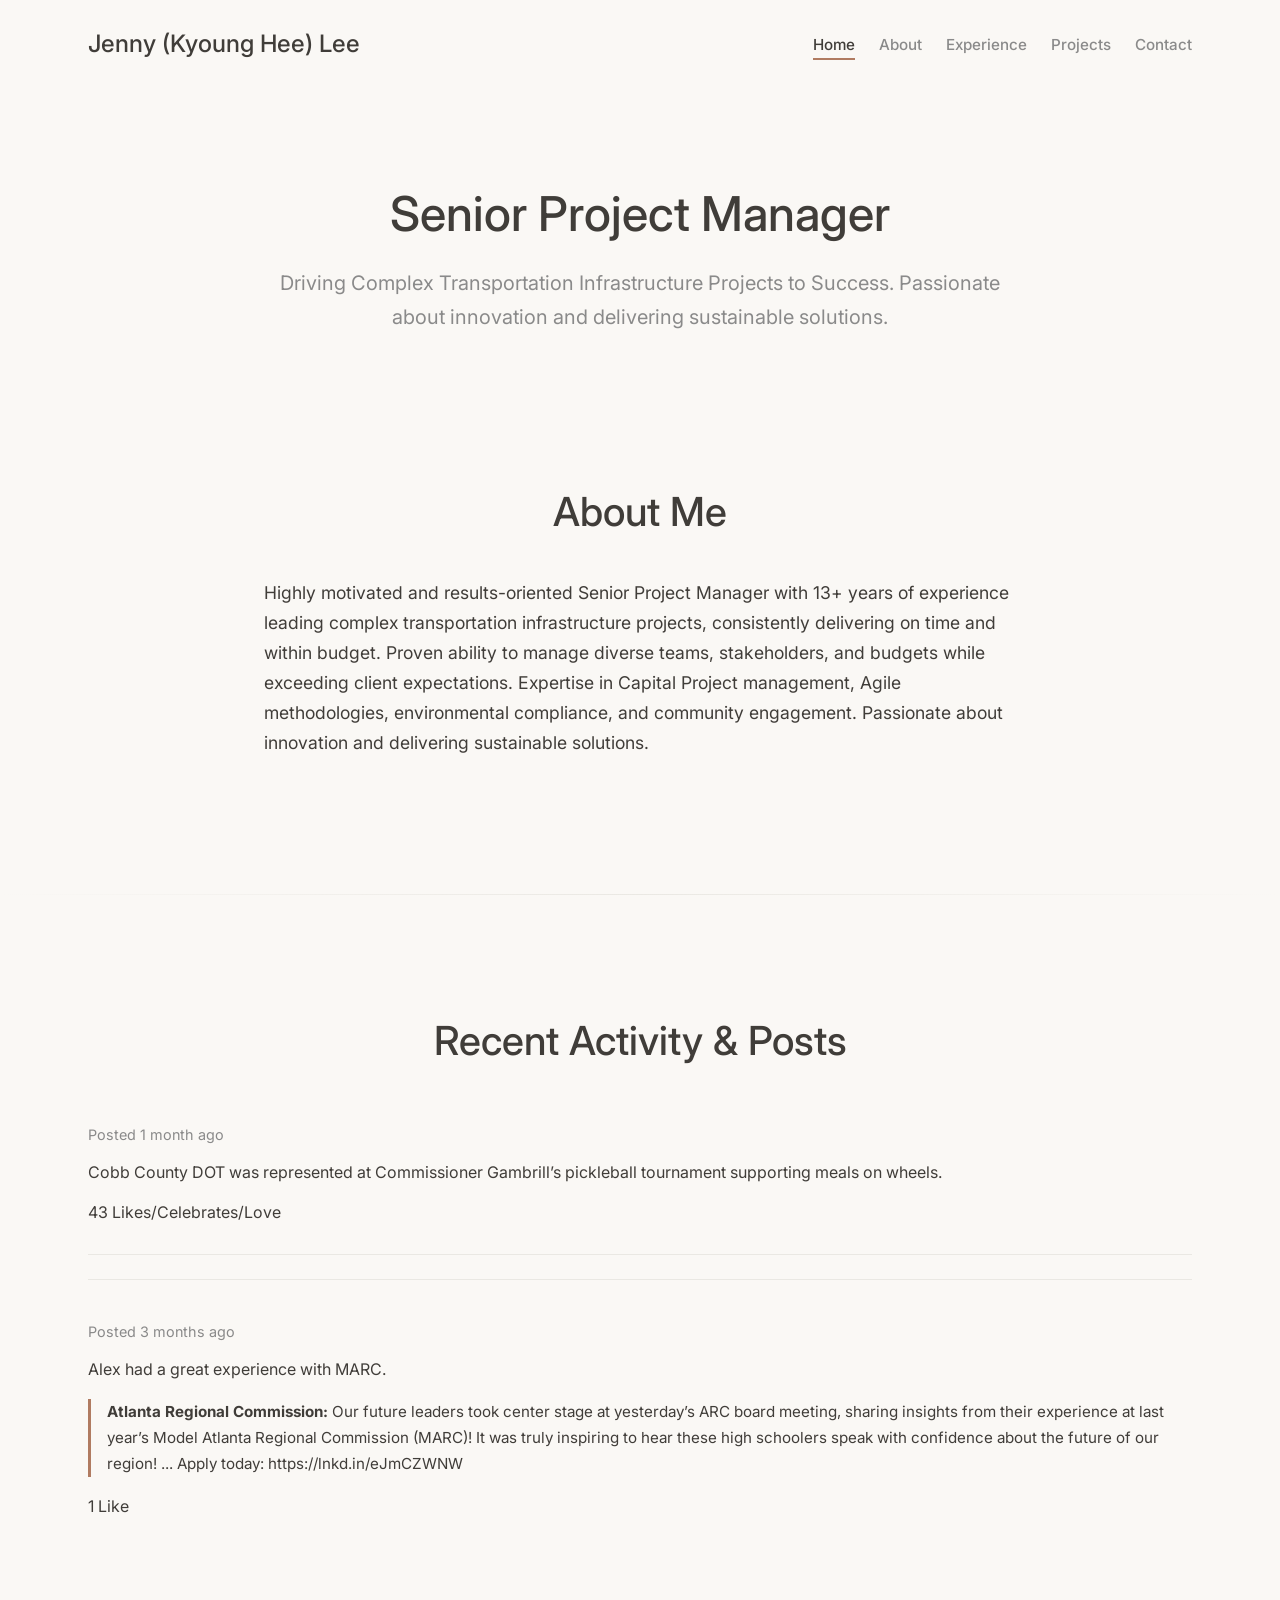
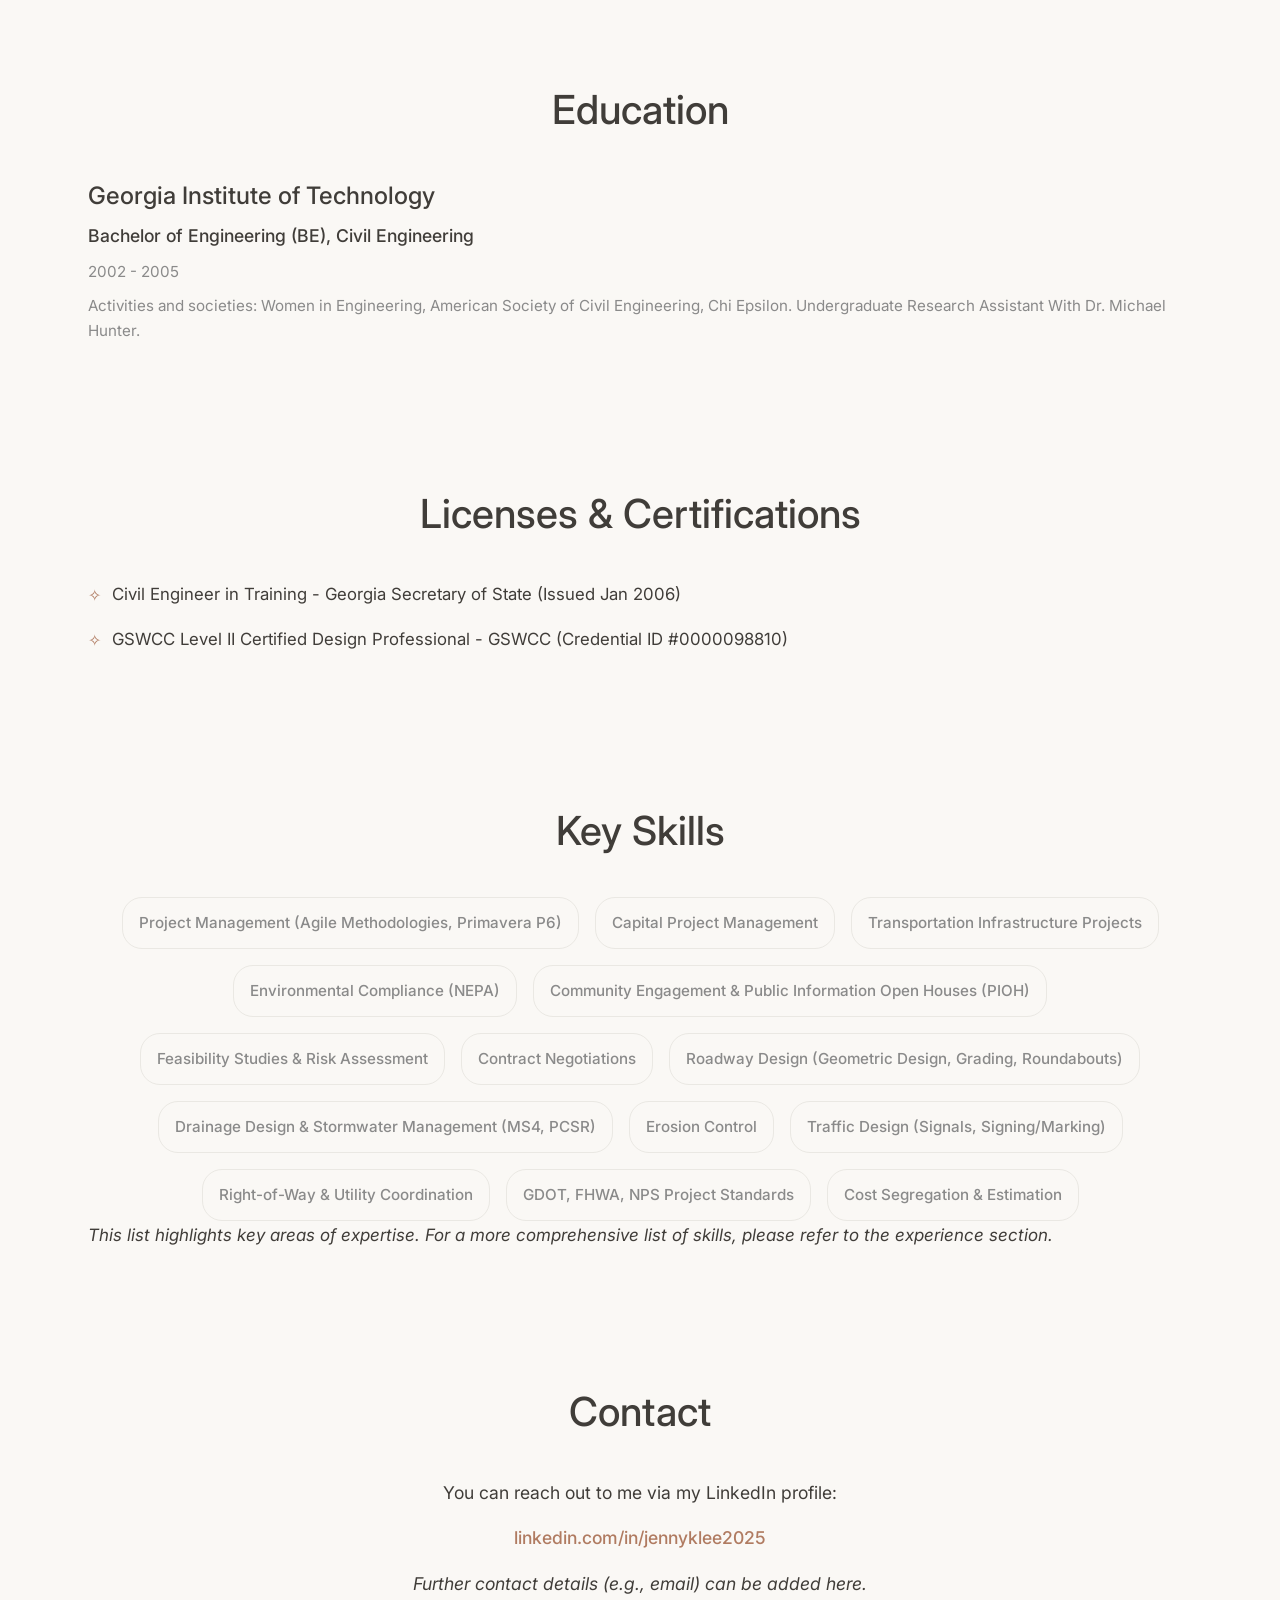
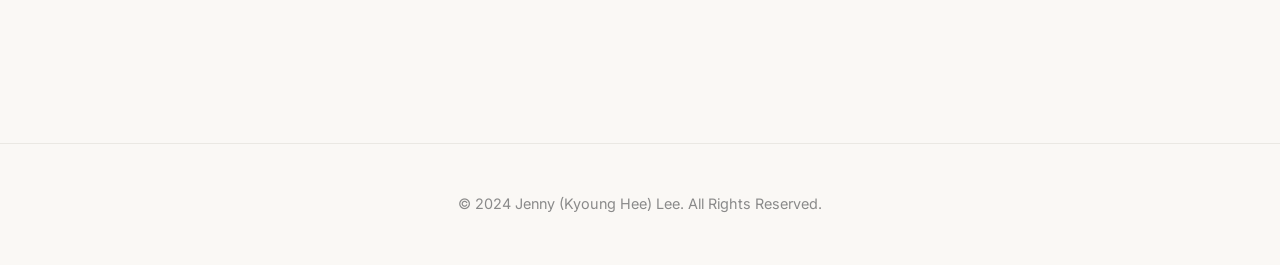
<file: index.html>
<!DOCTYPE html>
<html lang="en">
<head>
    <meta charset="UTF-8">
    <meta name="viewport" content="width=device-width, initial-scale=1.0">
    <title>Jenny (Kyoung Hee) Lee - Senior Project Manager</title>
    <link rel="stylesheet" href="style.css">
    <!-- Add Google Font link for Inter if not already present or to supersede @import -->
    <link href="https://fonts.googleapis.com/css2?family=Inter:wght@400;500&display=swap" rel="stylesheet">
</head>
<body>
    <header>
        <div class="container">
            <div id="branding">
                <h1><a href="index.html">Jenny (Kyoung Hee) Lee</a></h1>
            </div>
            <nav>
                <ul>
                    <li><a href="index.html" class="active">Home</a></li> <!-- Assuming 'active' class for current page -->
                    <li><a href="index.html#about">About</a></li> <!-- Points to about section on homepage -->
                    <li><a href="experience.html">Experience</a></li>
                    <li><a href="projects.html">Projects</a></li>
                    <li><a href="index.html#contact">Contact</a></li> <!-- Points to contact section on homepage -->
                </ul>
            </nav>
        </div>
    </header>
    <main>
        <section id="hero">
            <div class="container">
                <h2>Senior Project Manager</h2>
                <p>Driving Complex Transportation Infrastructure Projects to Success. Passionate about innovation and delivering sustainable solutions.</p>
            </div>
        </section>
        <section id="about">
            <div class="container">
                <h2>About Me</h2>
                <p>Highly motivated and results-oriented Senior Project Manager with 13+ years of experience leading complex transportation infrastructure projects, consistently delivering on time and within budget. Proven ability to manage diverse teams, stakeholders, and budgets while exceeding client expectations. Expertise in Capital Project management, Agile methodologies, environmental compliance, and community engagement. Passionate about innovation and delivering sustainable solutions.</p>
                <!-- Placeholder for Hero Image: A single, beautifully rendered digital illustration of a Korean flower (e.g., peony or hibiscus) could be placed here or alongside the text. Style with CSS for alignment and appropriate sizing. E.g., float right, max-width 30-40%. -->
                <!-- <img src="placeholder_peony_illustration.jpg" alt="Illustration inspired by Korean Minhwa art" style="width:200px; margin-top:20px;"> -->
            </div>
        </section>

        <hr class="styled-divider">

        <section id="activity"> <!-- Activity section will list recent posts/engagements -->
            <div class="container">
                <h2>Recent Activity & Posts</h2>
                <!-- Activity section will list recent posts/engagements -->

                <article class="post">
                    <div class="post-header">
                        <p class="post-meta">Posted 1 month ago</p>
                        <!-- If there was a title for the post, it would go here as h4 or similar -->
                    </div>
                    <div class="post-content">
                        <p>Cobb County DOT was represented at Commissioner Gambrill’s pickleball tournament supporting meals on wheels.</p>
                        <!-- Placeholder for image related to this post -->
                        <!-- <img src="placeholder_pickleball_event.jpg" alt="Cobb County DOT at pickleball tournament" class="post-image"> -->
                        <p class="post-engagement">43 Likes/Celebrates/Love</p>
                    </div>
                </article>

                <hr class="styled-divider-subtle"> <!-- A more subtle divider between posts -->

                <article class="post">
                    <div class="post-header">
                         <p class="post-meta">Posted 3 months ago</p>
                         <!-- <h4>MARC Experience</h4> --> <!-- Example title -->
                    </div>
                    <div class="post-content">
                        <p>Alex had a great experience with MARC.</p>
                        <blockquote class="quoted-text">
                            <p><strong>Atlanta Regional Commission:</strong> Our future leaders took center stage at yesterday’s ARC board meeting, sharing insights from their experience at last year’s Model Atlanta Regional Commission (MARC)! It was truly inspiring to hear these high schoolers speak with confidence about the future of our region! ... Apply today: <a href="https://lnkd.in/eJmCZWNW" target="_blank">https://lnkd.in/eJmCZWNW</a></p>
                        </blockquote>
                        <!-- Placeholder for image related to this post -->
                        <!-- <img src="placeholder_marc_event.jpg" alt="MARC students at ARC board meeting" class="post-image"> -->
                         <p class="post-engagement">1 Like</p>
                    </div>
                </article>

                <!-- Add more posts as needed -->
                <!-- <hr class="styled-divider-subtle"> -->
                <!-- <p style="text-align: center; margin-top: 20px;"><a href="#" class="btn">Show all posts (Conceptual)</a></p> -->

            </div>
        </section>
        <section id="education">
            <div class="container">
                <h2>Education</h2>
                <article class="education-item">
                    <h3>Georgia Institute of Technology</h3>
                    <p class="degree">Bachelor of Engineering (BE), Civil Engineering</p>
                    <p class="duration">2002 - 2005</p>
                    <p class="activities">Activities and societies: Women in Engineering, American Society of Civil Engineering, Chi Epsilon. Undergraduate Research Assistant With Dr. Michael Hunter.</p>
                </article>
            </div>
        </section>
        <section id="licenses">
            <div class="container">
                <h2>Licenses & Certifications</h2>
                <ul class="licenses-list">
                    <li>Civil Engineer in Training - Georgia Secretary of State (Issued Jan 2006)</li>
                    <li>GSWCC Level II Certified Design Professional - GSWCC (Credential ID #0000098810)</li>
                    <!-- Add other licenses if any from the text -->
                </ul>
            </div>
        </section>
        <section id="skills">
            <div class="container">
                <h2>Key Skills</h2>
                <ul class="skills-list">
                    <li>Project Management (Agile Methodologies, Primavera P6)</li>
                    <li>Capital Project Management</li>
                    <li>Transportation Infrastructure Projects</li>
                    <li>Environmental Compliance (NEPA)</li>
                    <li>Community Engagement & Public Information Open Houses (PIOH)</li>
                    <li>Feasibility Studies & Risk Assessment</li>
                    <li>Contract Negotiations</li>
                    <li>Roadway Design (Geometric Design, Grading, Roundabouts)</li>
                    <li>Drainage Design & Stormwater Management (MS4, PCSR)</li>
                    <li>Erosion Control</li>
                    <li>Traffic Design (Signals, Signing/Marking)</li>
                    <li>Right-of-Way & Utility Coordination</li>
                    <li>GDOT, FHWA, NPS Project Standards</li>
                    <li>Cost Segregation & Estimation</li>
                    <!-- Add other distinct skills if found -->
                </ul>
                <p><em>This list highlights key areas of expertise. For a more comprehensive list of skills, please refer to the experience section.</em></p>
            </div>
        </section>
        <section id="contact">
            <div class="container">
                <h2>Contact</h2>
                <p>You can reach out to me via my LinkedIn profile:</p>
                <p><a href="https://linkedin.com/in/jennyklee2025" target="_blank">linkedin.com/in/jennyklee2025</a></p>
                <p><em>Further contact details (e.g., email) can be added here.</em></p>
            </div>
        </section>
    </main>
    <footer>
        <div class="container">
            <p>&copy; 2024 Jenny (Kyoung Hee) Lee. All Rights Reserved.</p>
            <!-- Conceptual: A subtle Maedeup knot graphic or a very minimalist landscape line drawing (Minhwa inspired) could be placed here in the footer as a small decorative element. -->
        </div>
    </footer>
</body>
</html>
</file>
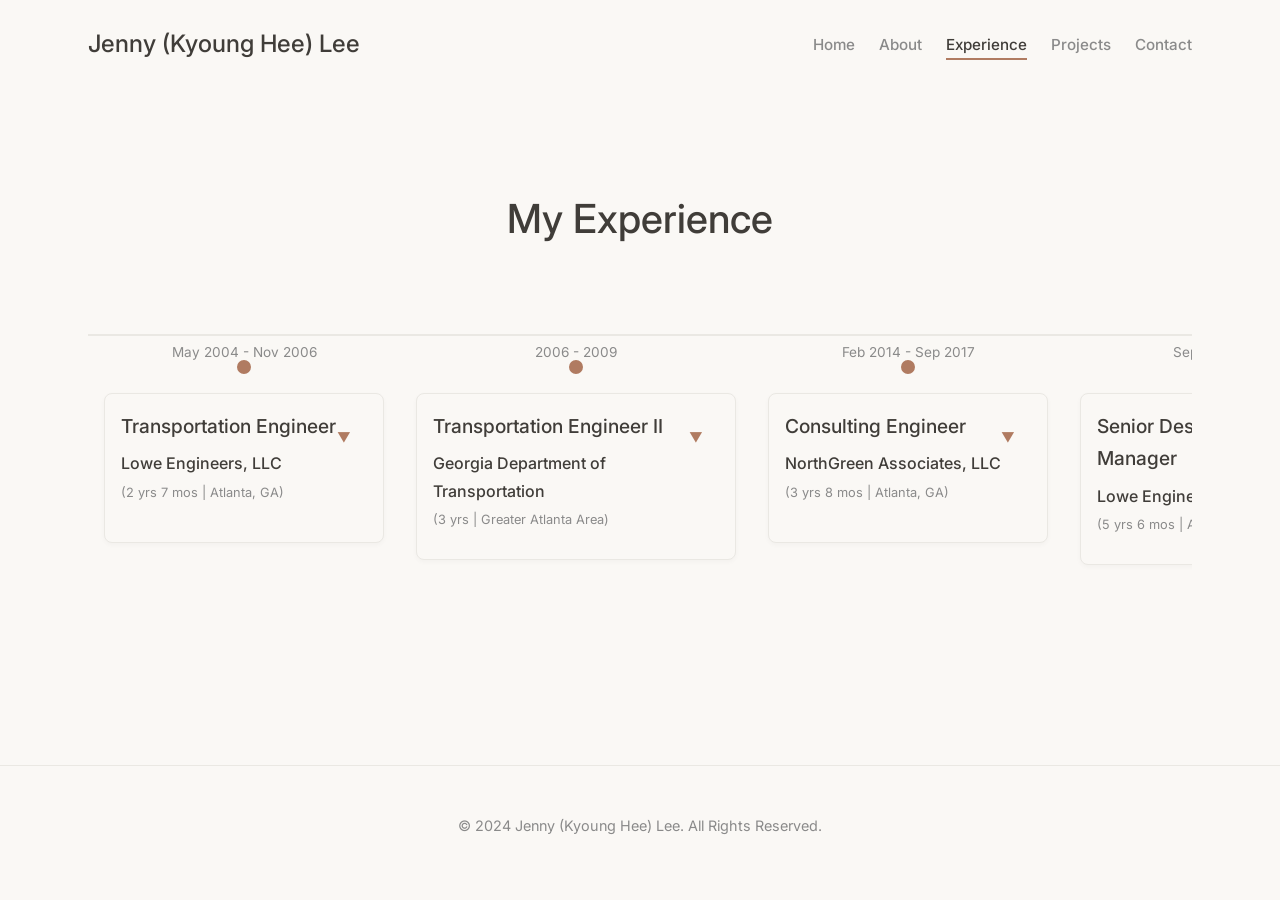
<file: experience.html>
<!DOCTYPE html>
<html lang="en">
<head>
    <meta charset="UTF-8">
    <meta name="viewport" content="width=device-width, initial-scale=1.0">
    <title>Experience - Jenny (Kyoung Hee) Lee</title>
    <link rel="stylesheet" href="style.css">
    <link href="https://fonts.googleapis.com/css2?family=Inter:wght@400;500&display=swap" rel="stylesheet">
</head>
<body>
    <header>
        <div class="container">
            <div id="branding">
                <h1><a href="index.html">Jenny (Kyoung Hee) Lee</a></h1>
            </div>
            <nav>
                <ul>
                    <li><a href="index.html">Home</a></li>
                    <li><a href="index.html#about">About</a></li>
                    <li><a href="experience.html" class="active">Experience</a></li>
                    <li><a href="projects.html">Projects</a></li>
                    <li><a href="index.html#contact">Contact</a></li>
                </ul>
            </nav>
        </div>
    </header>
    <main>
        <section id="experience-content">
            <div class="container">
                <h2>My Experience</h2>
                <div class="horizontal-timeline-wrapper">
                    <div class="horizontal-timeline">

                        <!-- Job 5: Lowe Engineers, LLC (Transportation Engineer) - OLDEST -->
                        <div class="timeline-event">
                            <div class="event-marker"></div>
                            <div class="event-date-horizontal">May 2004 - Nov 2006</div>
                            <div class="event-card">
                                <div class="event-summary">
                                    <h3 class="event-title">Transportation Engineer</h3>
                                    <p class="event-company">Lowe Engineers, LLC</p>
                                    <p class="event-dates-summary">(2 yrs 7 mos | Atlanta, GA)</p>
                                </div>
                                <div class="event-details">
                                    <ul>
                                        <li>Commercial and Residential Civil Site Development.</li>
                                        <li>Cost Detail Estimates for Preliminary plans.</li>
                                        <li>Bridge Improvement Projects.</li>
                                        <li>State Roadway Widening Projects.</li>
                                        <li>Storm Water System Analysis.</li>
                                    </ul>
                                    <div class="timeline-skills-emphasized">
                                        <p><strong>Skills Emphasized:</strong> <span>Civil Site Development, Storm Water Analysis, Bridge Improvement Project Coordination</span></p>
                                    </div>
                                    <p class="timeline-tech"><strong>Key Technologies:</strong> AutoCAD, StormCAD, Site Development Software (Placeholder)</p>
                                </div>
                            </div>
                        </div>

                        <!-- Job 4: Georgia Department of Transportation (Transportation Engineer II) -->
                        <div class="timeline-event">
                            <div class="event-marker"></div>
                            <div class="event-date-horizontal">2006 - 2009</div>
                            <div class="event-card">
                                <div class="event-summary">
                                    <h3 class="event-title">Transportation Engineer II</h3>
                                    <p class="event-company">Georgia Department of Transportation</p>
                                    <p class="event-dates-summary">(3 yrs | Greater Atlanta Area)</p>
                                </div>
                                <div class="event-details">
                                    <ul>
                                        <li>Transportation Design Projects: Prepared of construction plans, cost detail estimates for roadways, erosion control systems, and traffic signal systems based on specifications. Analyzed and reviewed the plans.</li>
                                        <li>Roadway Plan Development and Coordination: Prepared conceptual, preliminary, and final plans, and cost estimates by using GDOT DE software. Prepared Public Hearing.</li>
                                        <li>Infrastructure Improvement: Managed sub-contractors' schedules. Managed sub-contractors for QCQA in construction fields.</li>
                                    </ul>
                                    <div class="timeline-skills-emphasized">
                                        <p><strong>Skills Emphasized:</strong> <span>GDOT Design Software, Plan Preparation, Cost Estimation</span></p>
                                    </div>
                                    <p class="timeline-tech"><strong>Key Technologies:</strong> GDOT DE Software, MicroStation (Placeholder)</p>
                                </div>
                            </div>
                        </div>

                        <!-- Job 3: NorthGreen Associates, LLC (Consulting Engineer) -->
                        <div class="timeline-event">
                            <div class="event-marker"></div>
                            <div class="event-date-horizontal">Feb 2014 - Sep 2017</div>
                            <div class="event-card">
                                <div class="event-summary">
                                    <h3 class="event-title">Consulting Engineer</h3>
                                    <p class="event-company">NorthGreen Associates, LLC</p>
                                    <p class="event-dates-summary">(3 yrs 8 mos | Atlanta, GA)</p>
                                </div>
                                <div class="event-details">
                                    <ul>
                                        <li>Performed cost segregation cost estimates and site inspections for apartment complexes, rental homes, and medical offices.</li>
                                        <li>Analyzed construction plans to identify and quantify constructed assets qualifying for shorter depreciable lives.</li>
                                    </ul>
                                    <div class="timeline-skills-emphasized">
                                        <p><strong>Skills Emphasized:</strong> <span>Cost Segregation Analysis, Construction Plan Review, Asset Quantification</span></p>
                                    </div>
                                    <p class="timeline-tech"><strong>Key Technologies:</strong> Cost Estimation Software, Excel, Plan Reading (Placeholder)</p>
                                </div>
                            </div>
                        </div>

                        <!-- Job 2: Lowe Engineers, LLC (Senior Design Lead / Project Manager) -->
                        <div class="timeline-event">
                            <div class="event-marker"></div>
                            <div class="event-date-horizontal">Sep 2017 - Feb 2023</div>
                            <div class="event-card">
                                <div class="event-summary">
                                    <h3 class="event-title">Senior Design Lead / Project Manager</h3>
                                    <p class="event-company">Lowe Engineers, LLC</p>
                                    <p class="event-dates-summary">(5 yrs 6 mos | Atlanta, GA)</p>
                                </div>
                                <div class="event-details">
                                    <ul>
                                        <li>Led and mentored a project team of 5 engineers, effectively managing project schedules, budgets, and resource allocation.</li>
                                        <li>Successfully delivered over 20 projects for various clients, including GDOT, CCDOT, GCDOT, and multiple city governments, ensuring timely submittals and adherence to client requirements.</li>
                                        <li>Possess 11+ years of design experience in roadway/transportation/traffic design, with expertise in roundabouts, geometric design, grading, drainage, erosion control, MS4, signals, signing/marking, pavement, right-of-way, and utility coordination.</li>
                                        <li>Built and maintained strong working relationships with state, municipal, and other clients through effective communication, project meetings, and networking opportunities.</li>
                                    </ul>
                                    <div class="timeline-skills-emphasized">
                                        <p><strong>Skills Emphasized:</strong> <span>Roadway Design (Roundabouts, Geometric Design), Team Leadership, Client Management</span></p>
                                    </div>
                                    <p class="timeline-tech"><strong>Key Technologies:</strong> MicroStation, OpenRoads, AutoCAD Civil 3D, HEC-RAS (Placeholder)</p>
                                </div>
                            </div>
                        </div>

                        <!-- Job 1: Arcadis (Senior Project Manager) - MOST RECENT -->
                        <div class="timeline-event">
                            <div class="event-marker"></div>
                            <div class="event-date-horizontal">Feb 2023 - Present</div>
                            <div class="event-card">
                                <div class="event-summary">
                                    <h3 class="event-title">Senior Project Manager</h3>
                                    <p class="event-company">Arcadis</p>
                                    <p class="event-dates-summary">(2 yrs 5 mos | Atlanta, GA · Hybrid)</p>
                                </div>
                                <div class="event-details">
                                    <ul>
                                        <li>Led the planning and execution of Cobb County's $50M+ Special Purpose Local Option Sales Tax (SPLOST) Capital Transportation Program, resulting in a 5% improvement in schedule adherence.</li>
                                        <li>Successfully managed federally funded projects in collaboration with the Georgia Department of Transportation (GDOT), Federal Highway Administration (FHWA), and National Park Service (NPS), ensuring compliance with all applicable regulations and standards.</li>
                                        <li>Led the development and implementation of environmental mitigation strategies in compliance with the National Environmental Policy Act (NEPA), minimizing environmental impacts and ensuring project sustainability.</li>
                                        <li>Fostered strong community engagement through online-based Public Information Open Houses (PIOH), increasing public participation by 67% and successfully securing community support for projects.</li>
                                        <li>Demonstrated strong project management expertise, utilizing Agile methodologies and Primavera P6 to effectively manage project timelines, budgets, and resources.</li>
                                        <li>Conducted feasibility studies, risk assessments, and contract negotiations for various transportation improvement projects, including major intersection improvements, corridor studies, and safety enhancements.</li>
                                        <li>Proactively managed and coordinated Post Construction Stormwater Reports (PCSR) to mitigate potential flooding risks and avoid legal actions toward clients.</li>
                                    </ul>
                                    <div class="timeline-skills-emphasized">
                                        <p><strong>Skills Emphasized:</strong> <span>Capital Project Management, Agile Methodologies, Stakeholder Engagement, NEPA Compliance</span></p>
                                    </div>
                                    <p class="timeline-tech"><strong>Key Technologies:</strong> Primavera P6, Agile PM Tools, GIS, NEPA Compliance Software (Placeholder)</p>
                                </div>
                            </div>
                        </div>

                    </div> <!-- end .horizontal-timeline -->
                </div> <!-- end .horizontal-timeline-wrapper -->
            </div> <!-- end .container -->
        </section> <!-- end #experience-content -->
    </main>
    <footer>
        <div class="container">
            <p>&copy; 2024 Jenny (Kyoung Hee) Lee. All Rights Reserved.</p>
            <!-- Conceptual: A subtle Maedeup knot graphic or a very minimalist landscape line drawing (Minhwa inspired) could be placed here in the footer as a small decorative element. -->
        </div>
    </footer>
    <script src="scripts.js" defer></script>
</body>
</html>
</file>
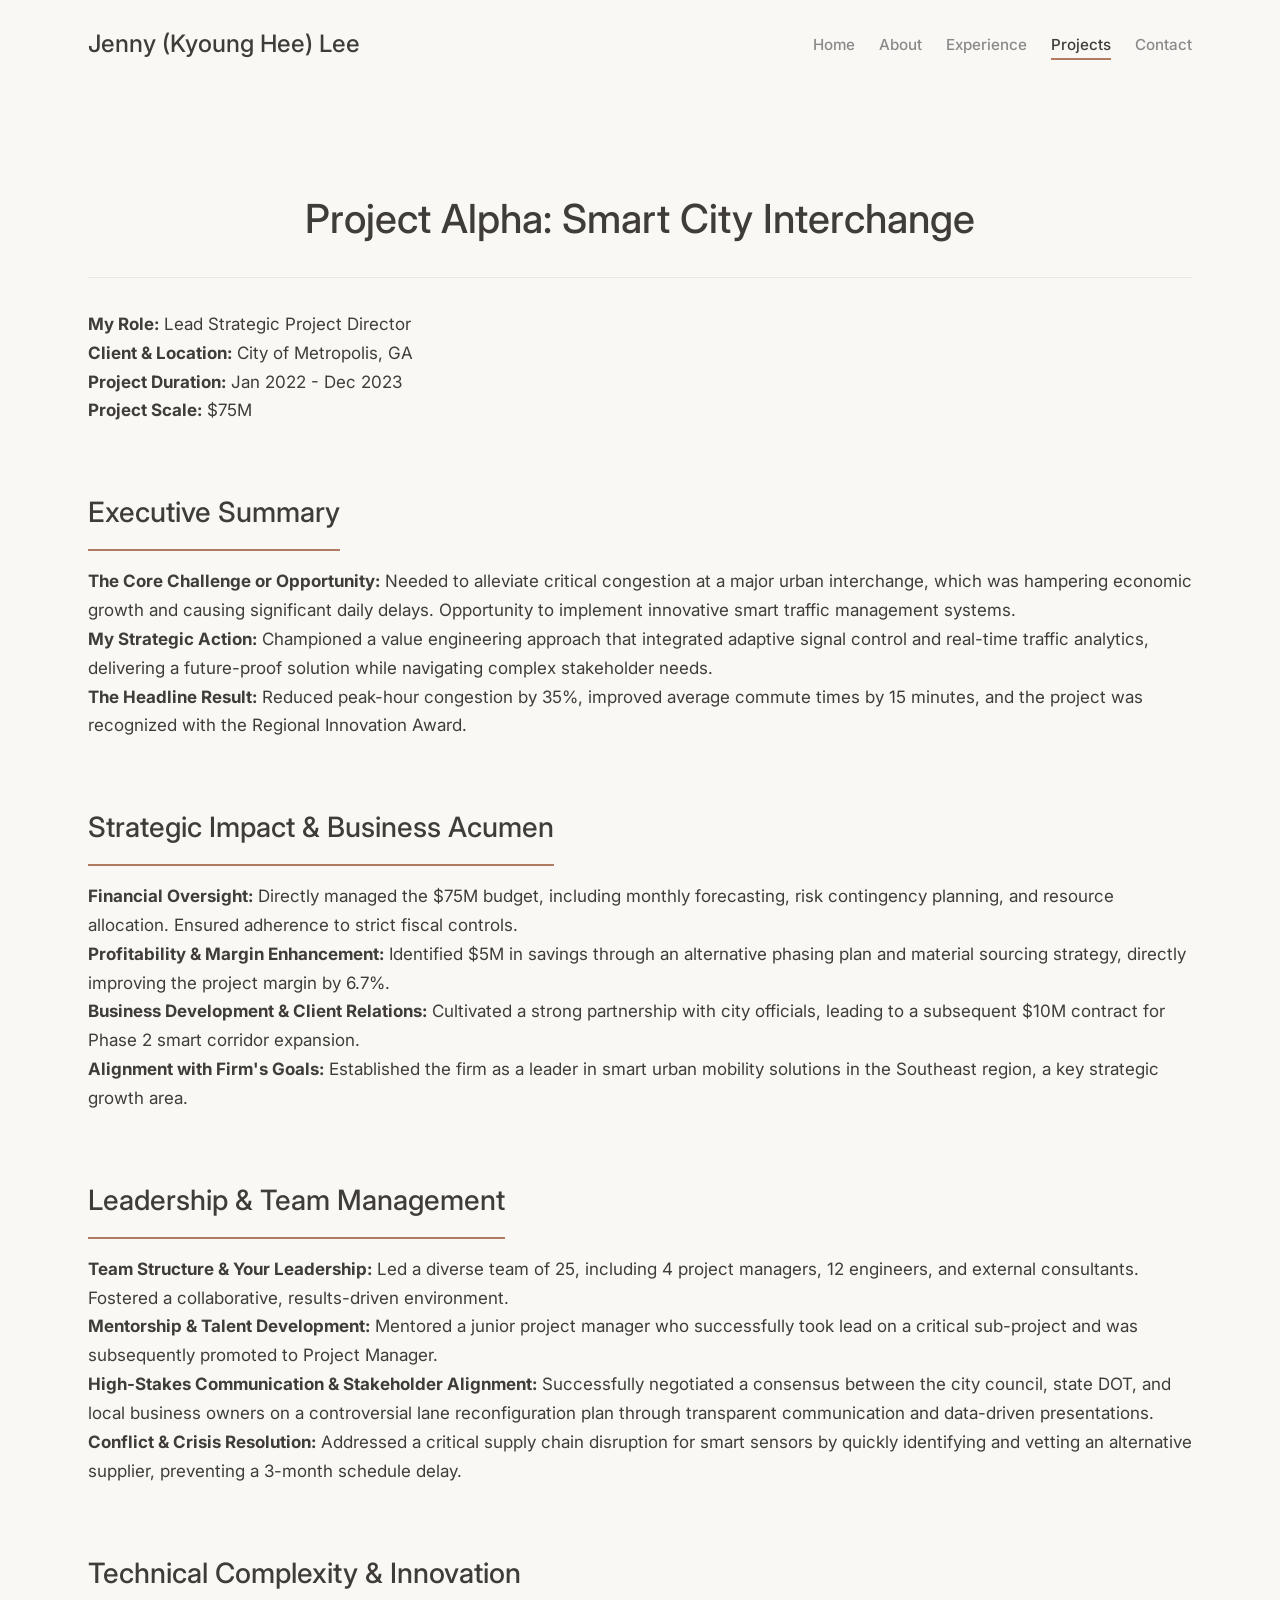
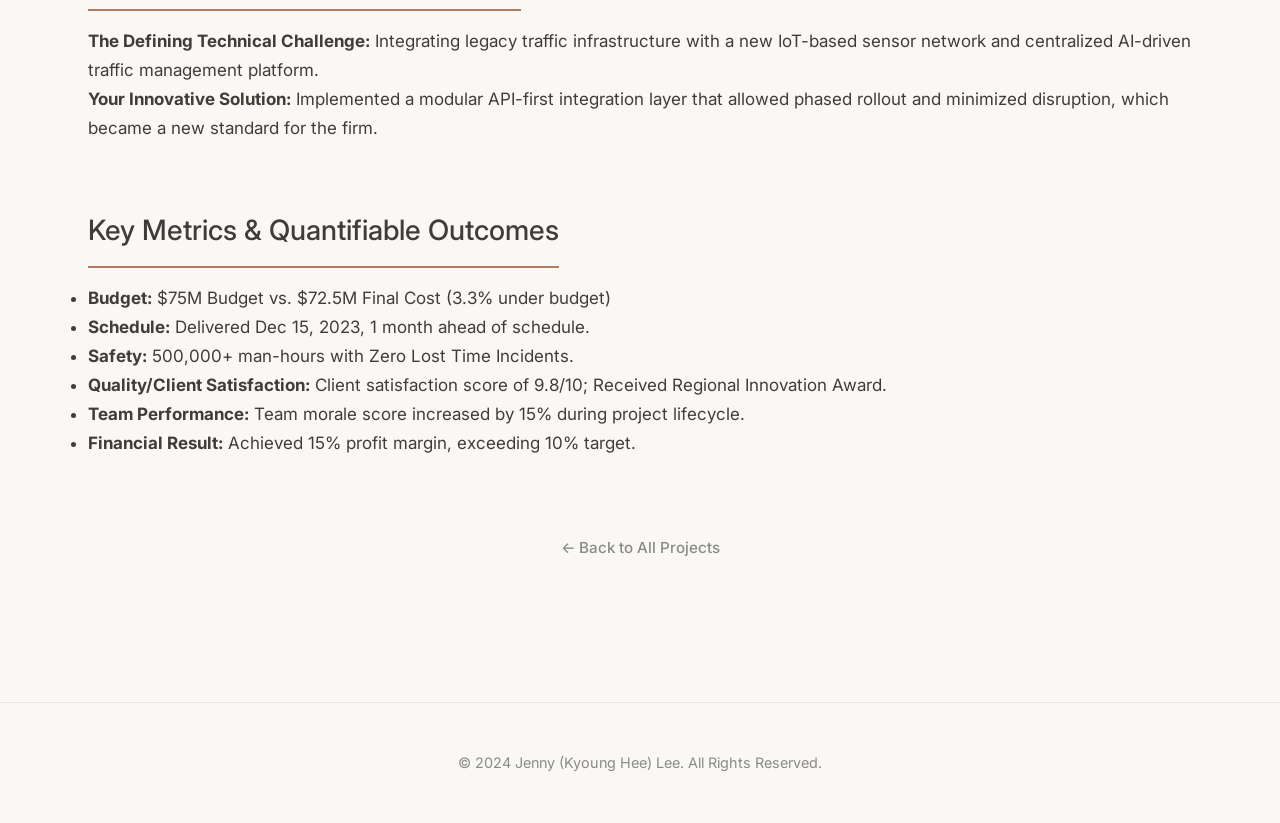
<file: project-alpha.html>
<!DOCTYPE html>
<html lang="en">
<head>
    <meta charset="UTF-8">
    <meta name="viewport" content="width=device-width, initial-scale=1.0">
    <title>Project Alpha: Smart City Interchange - Jenny (Kyoung Hee) Lee</title>
    <link rel="stylesheet" href="style.css">
    <link href="https://fonts.googleapis.com/css2?family=Inter:wght@400;500&display=swap" rel="stylesheet">
</head>
<body>
    <header>
        <div class="container">
            <div id="branding">
                <h1><a href="index.html">Jenny (Kyoung Hee) Lee</a></h1>
            </div>
            <nav>
                <ul>
                    <li><a href="index.html">Home</a></li>
                    <li><a href="index.html#about">About</a></li>
                    <li><a href="experience.html">Experience</a></li>
                    <li><a href="projects.html" class="active">Projects</a></li>
                    <li><a href="index.html#contact">Contact</a></li>
                </ul>
            </nav>
        </div>
    </header>

    <main>
        <section id="project-detail-content">
            <div class="container">
                <!-- project-entry class will be styled for the whole page container now -->
                <article class="project-entry project-detail-page">
                    <!-- 1. Project Title & Executive Role from projects.json -->
                    <div class="project-section project-title-role">
                        <h2 class="project-name">Project Alpha: Smart City Interchange</h2> <!-- Page title -->
                        <p class="project-meta"><strong class="meta-label">My Role:</strong> Lead Strategic Project Director</p>
                        <p class="project-meta"><strong class="meta-label">Client & Location:</strong> City of Metropolis, GA</p>
                        <p class="project-meta"><strong class="meta-label">Project Duration:</strong> Jan 2022 - Dec 2023</p>
                        <p class="project-meta"><strong class="meta-label">Project Scale:</strong> $75M</p>
                    </div>

                    <!-- 2. The Executive Summary from projects.json -->
                    <div class="project-section project-executive-summary">
                        <h3>Executive Summary</h3> <!-- Changed from h4 to h3 for detail page hierarchy -->
                        <p><strong class="sub-label">The Core Challenge or Opportunity:</strong> Needed to alleviate critical congestion at a major urban interchange, which was hampering economic growth and causing significant daily delays. Opportunity to implement innovative smart traffic management systems.</p>
                        <p><strong class="sub-label">My Strategic Action:</strong> Championed a value engineering approach that integrated adaptive signal control and real-time traffic analytics, delivering a future-proof solution while navigating complex stakeholder needs.</p>
                        <p><strong class="sub-label">The Headline Result:</strong> Reduced peak-hour congestion by 35%, improved average commute times by 15 minutes, and the project was recognized with the Regional Innovation Award.</p>
                    </div>

                    <!-- 3. Strategic Impact & Business Acumen from projects.json -->
                    <div class="project-section project-strategic-impact">
                        <h3>Strategic Impact & Business Acumen</h3>
                        <p><strong class="sub-label">Financial Oversight:</strong> Directly managed the $75M budget, including monthly forecasting, risk contingency planning, and resource allocation. Ensured adherence to strict fiscal controls.</p>
                        <p><strong class="sub-label">Profitability & Margin Enhancement:</strong> Identified $5M in savings through an alternative phasing plan and material sourcing strategy, directly improving the project margin by 6.7%.</p>
                        <p><strong class="sub-label">Business Development & Client Relations:</strong> Cultivated a strong partnership with city officials, leading to a subsequent $10M contract for Phase 2 smart corridor expansion.</p>
                        <p><strong class="sub-label">Alignment with Firm's Goals:</strong> Established the firm as a leader in smart urban mobility solutions in the Southeast region, a key strategic growth area.</p>
                    </div>

                    <!-- 4. Leadership & Team Management from projects.json -->
                    <div class="project-section project-leadership">
                        <h3>Leadership & Team Management</h3>
                        <p><strong class="sub-label">Team Structure & Your Leadership:</strong> Led a diverse team of 25, including 4 project managers, 12 engineers, and external consultants. Fostered a collaborative, results-driven environment.</p>
                        <p><strong class="sub-label">Mentorship & Talent Development:</strong> Mentored a junior project manager who successfully took lead on a critical sub-project and was subsequently promoted to Project Manager.</p>
                        <p><strong class="sub-label">High-Stakes Communication & Stakeholder Alignment:</strong> Successfully negotiated a consensus between the city council, state DOT, and local business owners on a controversial lane reconfiguration plan through transparent communication and data-driven presentations.</p>
                        <p><strong class="sub-label">Conflict & Crisis Resolution:</strong> Addressed a critical supply chain disruption for smart sensors by quickly identifying and vetting an alternative supplier, preventing a 3-month schedule delay.</p>
                    </div>

                    <!-- 5. Technical Complexity & Innovation from projects.json -->
                    <div class="project-section project-technical-innovation">
                        <h3>Technical Complexity & Innovation</h3>
                        <p><strong class="sub-label">The Defining Technical Challenge:</strong> Integrating legacy traffic infrastructure with a new IoT-based sensor network and centralized AI-driven traffic management platform.</p>
                        <p><strong class="sub-label">Your Innovative Solution:</strong> Implemented a modular API-first integration layer that allowed phased rollout and minimized disruption, which became a new standard for the firm.</p>
                    </div>

                    <!-- 6. Key Metrics & Quantifiable Outcomes from projects.json -->
                    <div class="project-section project-key-metrics">
                        <h3>Key Metrics & Quantifiable Outcomes</h3>
                        <ul>
                            <li><strong>Budget:</strong> $75M Budget vs. $72.5M Final Cost (3.3% under budget)</li>
                            <li><strong>Schedule:</strong> Delivered Dec 15, 2023, 1 month ahead of schedule.</li>
                            <li><strong>Safety:</strong> 500,000+ man-hours with Zero Lost Time Incidents.</li>
                            <li><strong>Quality/Client Satisfaction:</strong> Client satisfaction score of 9.8/10; Received Regional Innovation Award.</li>
                            <li><strong>Team Performance:</strong> Team morale score increased by 15% during project lifecycle.</li>
                            <li><strong>Financial Result:</strong> Achieved 15% profit margin, exceeding 10% target.</li>
                        </ul>
                    </div>
                    <p style="text-align: center; margin-top: var(--space-xl);"><a href="projects.html" class="btn">&larr; Back to All Projects</a></p>
                </article>
            </div>
        </section>
    </main>

    <footer>
        <div class="container">
            <p>&copy; 2024 Jenny (Kyoung Hee) Lee. All Rights Reserved.</p>
        </div>
    </footer>
</body>
</html>
</file>
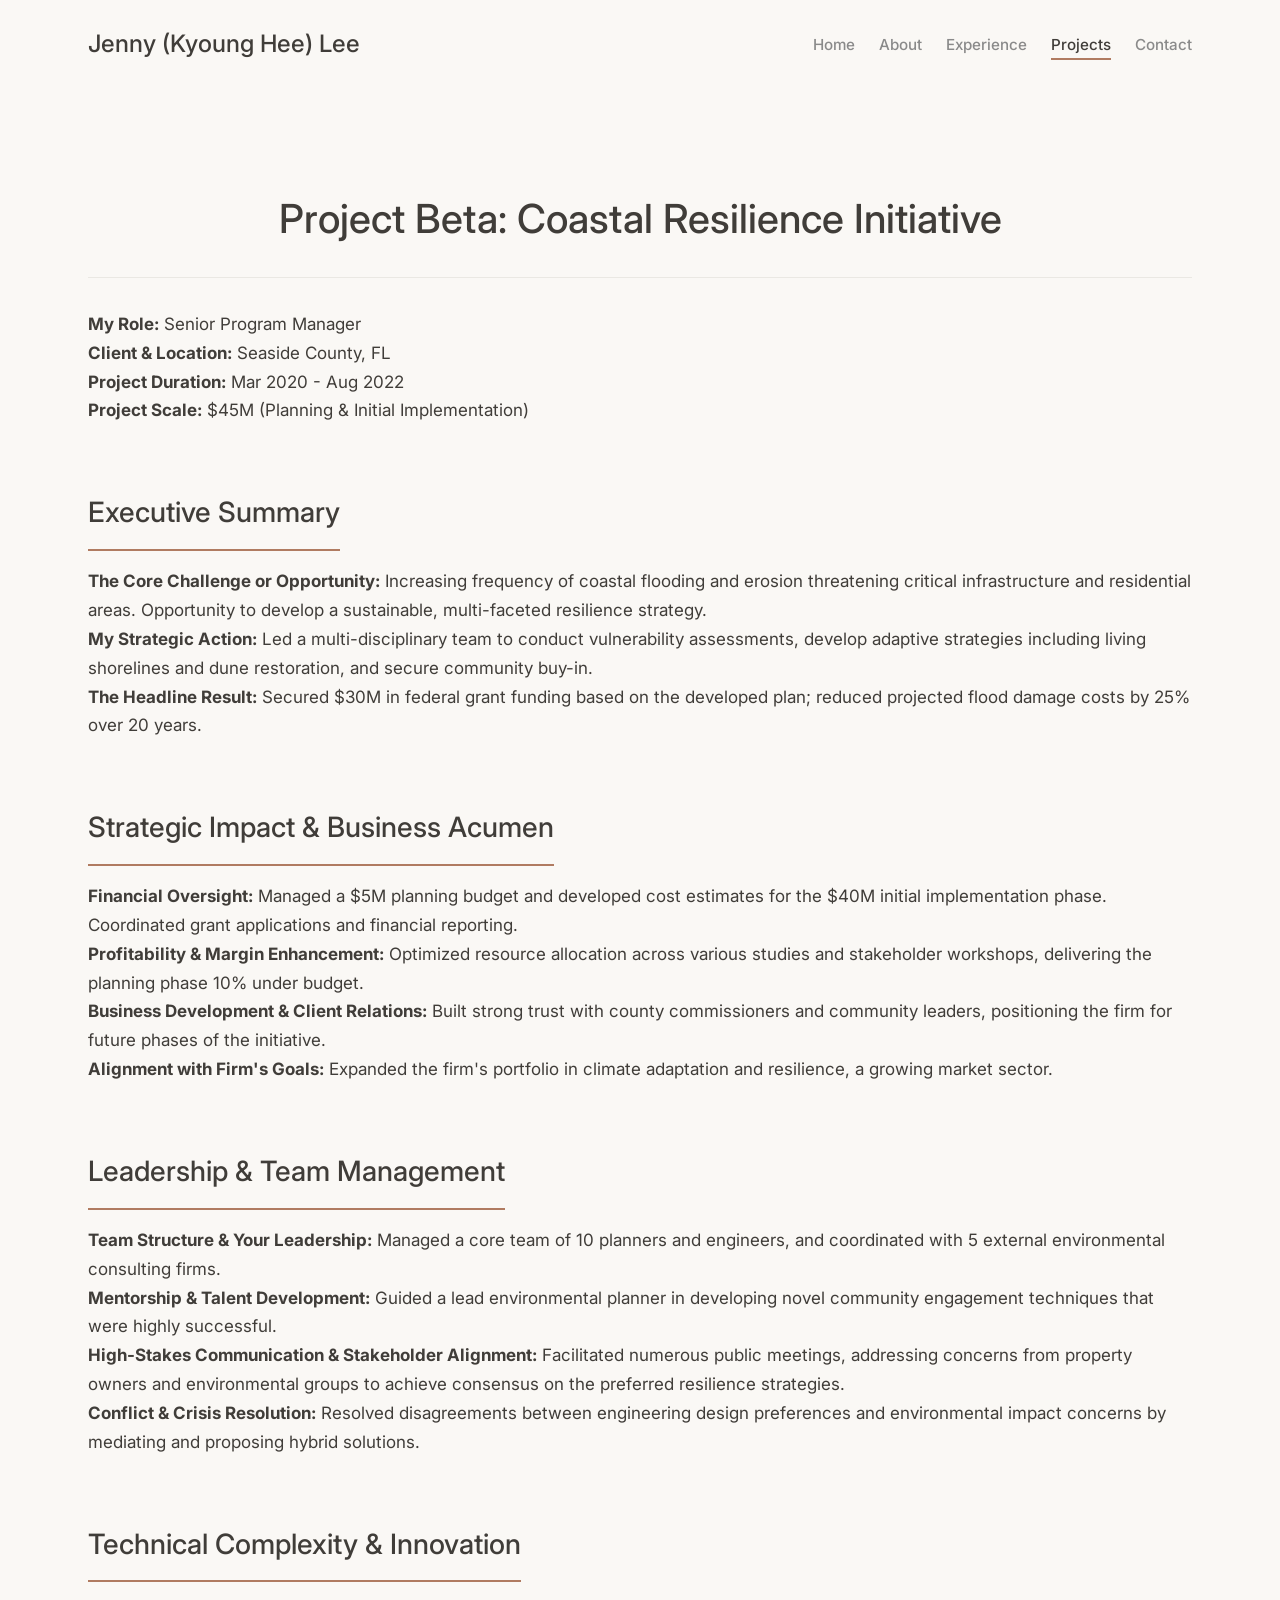
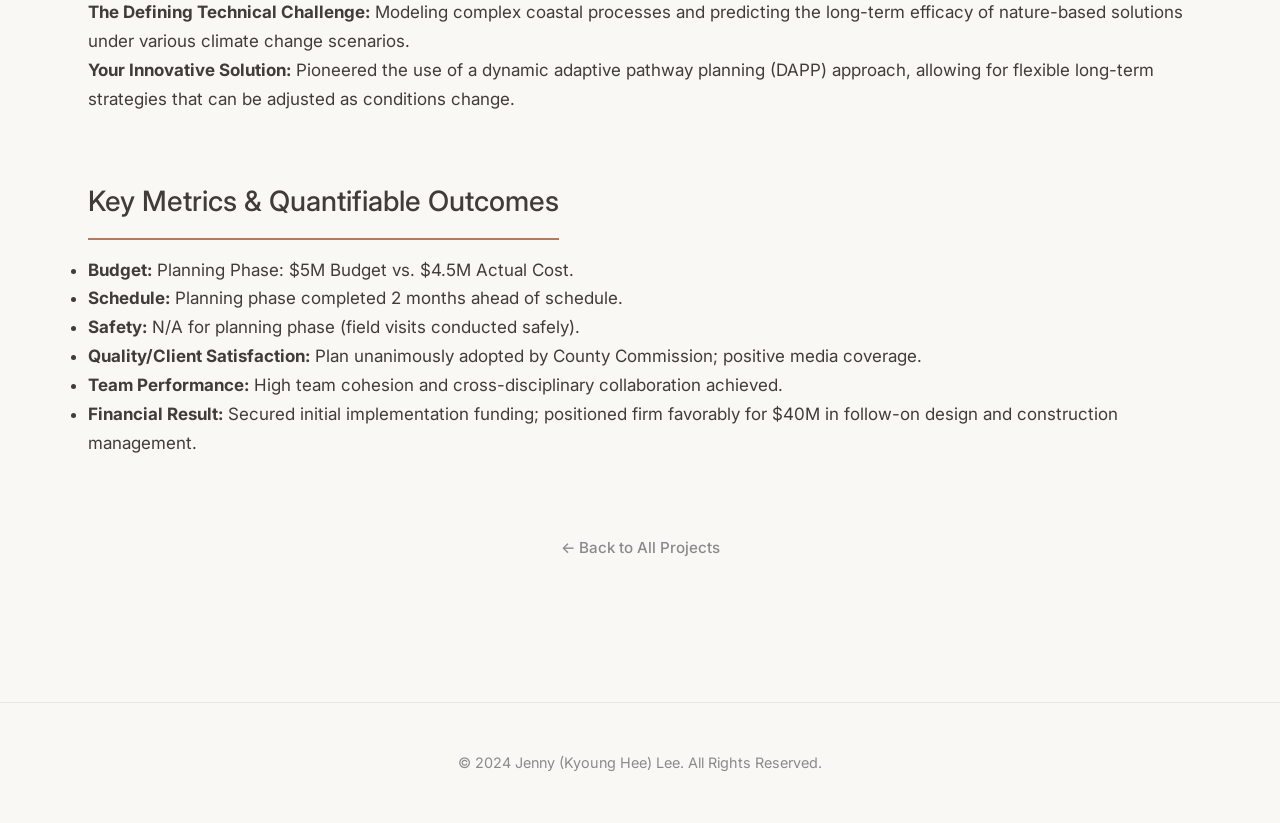
<file: project-beta.html>
<!DOCTYPE html>
<html lang="en">
<head>
    <meta charset="UTF-8">
    <meta name="viewport" content="width=device-width, initial-scale=1.0">
    <title>Project Beta: Coastal Resilience Initiative - Jenny (Kyoung Hee) Lee</title>
    <link rel="stylesheet" href="style.css">
    <link href="https://fonts.googleapis.com/css2?family=Inter:wght@400;500&display=swap" rel="stylesheet">
</head>
<body>
    <header>
        <div class="container">
            <div id="branding">
                <h1><a href="index.html">Jenny (Kyoung Hee) Lee</a></h1>
            </div>
            <nav>
                <ul>
                    <li><a href="index.html">Home</a></li>
                    <li><a href="index.html#about">About</a></li>
                    <li><a href="experience.html">Experience</a></li>
                    <li><a href="projects.html" class="active">Projects</a></li>
                    <li><a href="index.html#contact">Contact</a></li>
                </ul>
            </nav>
        </div>
    </header>

    <main>
        <section id="project-detail-content">
            <div class="container">
                <article class="project-entry project-detail-page">
                    <!-- 1. Project Title & Executive Role -->
                    <div class="project-section project-title-role">
                        <h2 class="project-name">Project Beta: Coastal Resilience Initiative</h2>
                        <p class="project-meta"><strong class="meta-label">My Role:</strong> Senior Program Manager</p>
                        <p class="project-meta"><strong class="meta-label">Client & Location:</strong> Seaside County, FL</p>
                        <p class="project-meta"><strong class="meta-label">Project Duration:</strong> Mar 2020 - Aug 2022</p>
                        <p class="project-meta"><strong class="meta-label">Project Scale:</strong> $45M (Planning & Initial Implementation)</p>
                    </div>

                    <!-- 2. The Executive Summary -->
                    <div class="project-section project-executive-summary">
                        <h3>Executive Summary</h3>
                        <p><strong class="sub-label">The Core Challenge or Opportunity:</strong> Increasing frequency of coastal flooding and erosion threatening critical infrastructure and residential areas. Opportunity to develop a sustainable, multi-faceted resilience strategy.</p>
                        <p><strong class="sub-label">My Strategic Action:</strong> Led a multi-disciplinary team to conduct vulnerability assessments, develop adaptive strategies including living shorelines and dune restoration, and secure community buy-in.</p>
                        <p><strong class="sub-label">The Headline Result:</strong> Secured $30M in federal grant funding based on the developed plan; reduced projected flood damage costs by 25% over 20 years.</p>
                    </div>

                    <!-- 3. Strategic Impact & Business Acumen -->
                    <div class="project-section project-strategic-impact">
                        <h3>Strategic Impact & Business Acumen</h3>
                        <p><strong class="sub-label">Financial Oversight:</strong> Managed a $5M planning budget and developed cost estimates for the $40M initial implementation phase. Coordinated grant applications and financial reporting.</p>
                        <p><strong class="sub-label">Profitability & Margin Enhancement:</strong> Optimized resource allocation across various studies and stakeholder workshops, delivering the planning phase 10% under budget.</p>
                        <p><strong class="sub-label">Business Development & Client Relations:</strong> Built strong trust with county commissioners and community leaders, positioning the firm for future phases of the initiative.</p>
                        <p><strong class="sub-label">Alignment with Firm's Goals:</strong> Expanded the firm's portfolio in climate adaptation and resilience, a growing market sector.</p>
                    </div>

                    <!-- 4. Leadership & Team Management -->
                    <div class="project-section project-leadership">
                        <h3>Leadership & Team Management</h3>
                        <p><strong class="sub-label">Team Structure & Your Leadership:</strong> Managed a core team of 10 planners and engineers, and coordinated with 5 external environmental consulting firms.</p>
                        <p><strong class="sub-label">Mentorship & Talent Development:</strong> Guided a lead environmental planner in developing novel community engagement techniques that were highly successful.</p>
                        <p><strong class="sub-label">High-Stakes Communication & Stakeholder Alignment:</strong> Facilitated numerous public meetings, addressing concerns from property owners and environmental groups to achieve consensus on the preferred resilience strategies.</p>
                        <p><strong class="sub-label">Conflict & Crisis Resolution:</strong> Resolved disagreements between engineering design preferences and environmental impact concerns by mediating and proposing hybrid solutions.</p>
                    </div>

                    <!-- 5. Technical Complexity & Innovation -->
                    <div class="project-section project-technical-innovation">
                        <h3>Technical Complexity & Innovation</h3>
                        <p><strong class="sub-label">The Defining Technical Challenge:</strong> Modeling complex coastal processes and predicting the long-term efficacy of nature-based solutions under various climate change scenarios.</p>
                        <p><strong class="sub-label">Your Innovative Solution:</strong> Pioneered the use of a dynamic adaptive pathway planning (DAPP) approach, allowing for flexible long-term strategies that can be adjusted as conditions change.</p>
                    </div>

                    <!-- 6. Key Metrics & Quantifiable Outcomes -->
                    <div class="project-section project-key-metrics">
                        <h3>Key Metrics & Quantifiable Outcomes</h3>
                        <ul>
                            <li><strong>Budget:</strong> Planning Phase: $5M Budget vs. $4.5M Actual Cost.</li>
                            <li><strong>Schedule:</strong> Planning phase completed 2 months ahead of schedule.</li>
                            <li><strong>Safety:</strong> N/A for planning phase (field visits conducted safely).</li>
                            <li><strong>Quality/Client Satisfaction:</strong> Plan unanimously adopted by County Commission; positive media coverage.</li>
                            <li><strong>Team Performance:</strong> High team cohesion and cross-disciplinary collaboration achieved.</li>
                            <li><strong>Financial Result:</strong> Secured initial implementation funding; positioned firm favorably for $40M in follow-on design and construction management.</li>
                        </ul>
                    </div>
                    <p style="text-align: center; margin-top: var(--space-xl);"><a href="projects.html" class="btn">&larr; Back to All Projects</a></p>
                </article>
            </div>
        </section>
    </main>

    <footer>
        <div class="container">
            <p>&copy; 2024 Jenny (Kyoung Hee) Lee. All Rights Reserved.</p>
        </div>
    </footer>
</body>
</html>
</file>
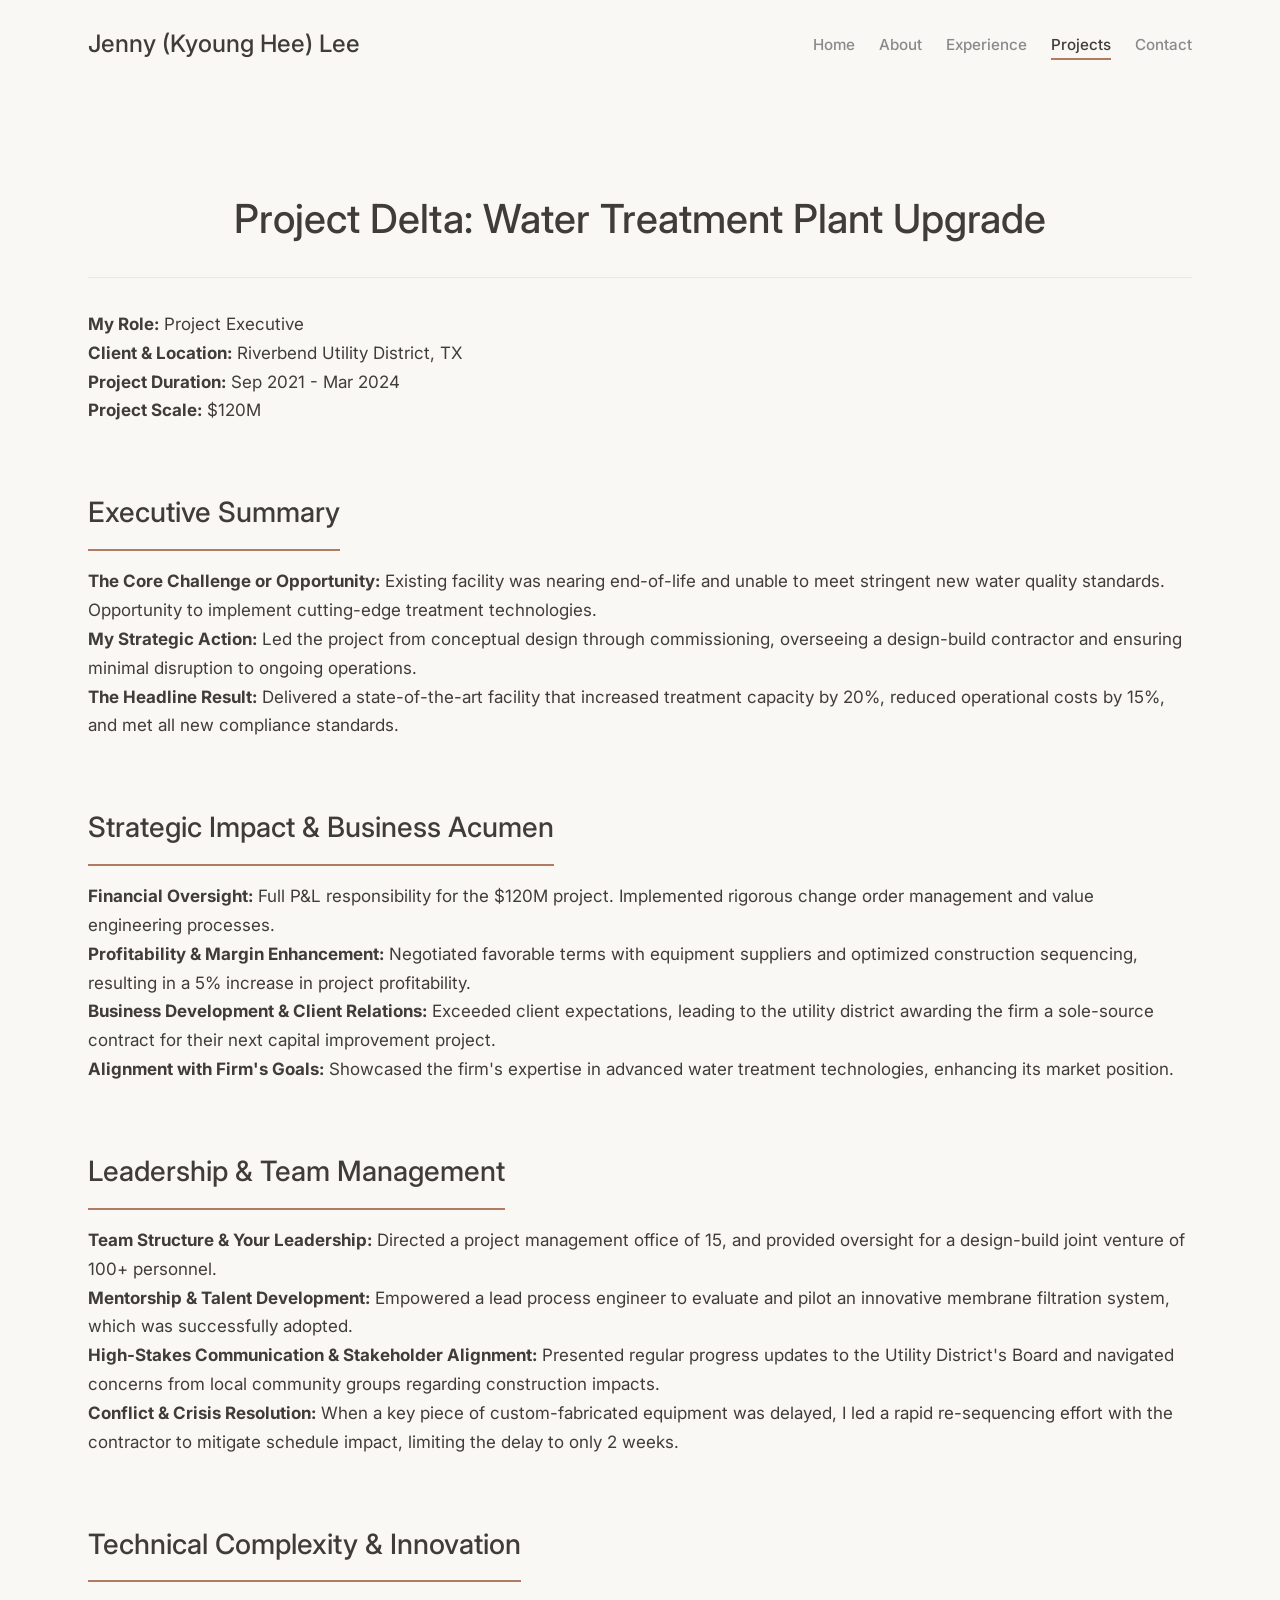
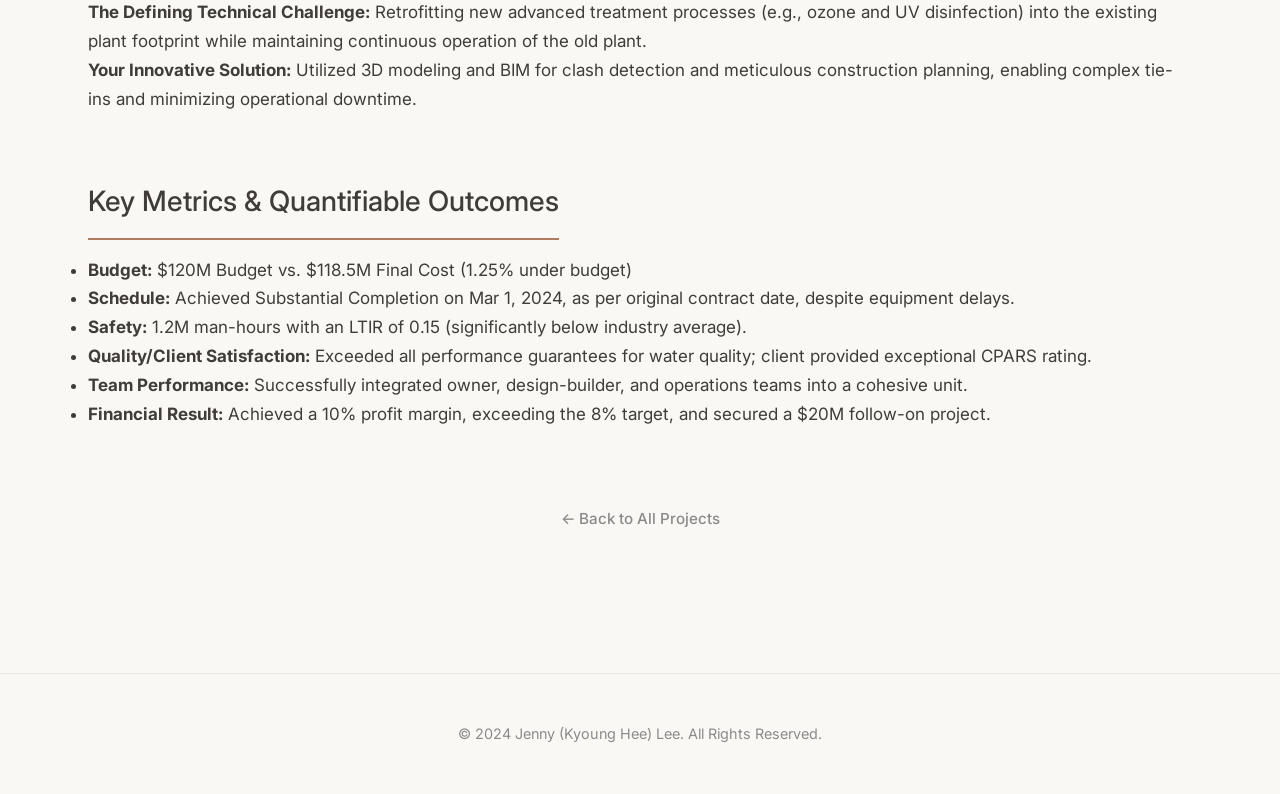
<file: project-delta.html>
<!DOCTYPE html>
<html lang="en">
<head>
    <meta charset="UTF-8">
    <meta name="viewport" content="width=device-width, initial-scale=1.0">
    <title>Project Delta: Water Treatment Plant Upgrade - Jenny (Kyoung Hee) Lee</title>
    <link rel="stylesheet" href="style.css">
    <link href="https://fonts.googleapis.com/css2?family=Inter:wght@400;500&display=swap" rel="stylesheet">
</head>
<body>
    <header>
        <div class="container">
            <div id="branding">
                <h1><a href="index.html">Jenny (Kyoung Hee) Lee</a></h1>
            </div>
            <nav>
                <ul>
                    <li><a href="index.html">Home</a></li>
                    <li><a href="index.html#about">About</a></li>
                    <li><a href="experience.html">Experience</a></li>
                    <li><a href="projects.html" class="active">Projects</a></li>
                    <li><a href="index.html#contact">Contact</a></li>
                </ul>
            </nav>
        </div>
    </header>

    <main>
        <section id="project-detail-content">
            <div class="container">
                <article class="project-entry project-detail-page">
                    <!-- 1. Project Title & Executive Role -->
                    <div class="project-section project-title-role">
                        <h2 class="project-name">Project Delta: Water Treatment Plant Upgrade</h2>
                        <p class="project-meta"><strong class="meta-label">My Role:</strong> Project Executive</p>
                        <p class="project-meta"><strong class="meta-label">Client & Location:</strong> Riverbend Utility District, TX</p>
                        <p class="project-meta"><strong class="meta-label">Project Duration:</strong> Sep 2021 - Mar 2024</p>
                        <p class="project-meta"><strong class="meta-label">Project Scale:</strong> $120M</p>
                    </div>

                    <!-- 2. The Executive Summary -->
                    <div class="project-section project-executive-summary">
                        <h3>Executive Summary</h3>
                        <p><strong class="sub-label">The Core Challenge or Opportunity:</strong> Existing facility was nearing end-of-life and unable to meet stringent new water quality standards. Opportunity to implement cutting-edge treatment technologies.</p>
                        <p><strong class="sub-label">My Strategic Action:</strong> Led the project from conceptual design through commissioning, overseeing a design-build contractor and ensuring minimal disruption to ongoing operations.</p>
                        <p><strong class="sub-label">The Headline Result:</strong> Delivered a state-of-the-art facility that increased treatment capacity by 20%, reduced operational costs by 15%, and met all new compliance standards.</p>
                    </div>

                    <!-- 3. Strategic Impact & Business Acumen -->
                    <div class="project-section project-strategic-impact">
                        <h3>Strategic Impact & Business Acumen</h3>
                        <p><strong class="sub-label">Financial Oversight:</strong> Full P&L responsibility for the $120M project. Implemented rigorous change order management and value engineering processes.</p>
                        <p><strong class="sub-label">Profitability & Margin Enhancement:</strong> Negotiated favorable terms with equipment suppliers and optimized construction sequencing, resulting in a 5% increase in project profitability.</p>
                        <p><strong class="sub-label">Business Development & Client Relations:</strong> Exceeded client expectations, leading to the utility district awarding the firm a sole-source contract for their next capital improvement project.</p>
                        <p><strong class="sub-label">Alignment with Firm's Goals:</strong> Showcased the firm's expertise in advanced water treatment technologies, enhancing its market position.</p>
                    </div>

                    <!-- 4. Leadership & Team Management -->
                    <div class="project-section project-leadership">
                        <h3>Leadership & Team Management</h3>
                        <p><strong class="sub-label">Team Structure & Your Leadership:</strong> Directed a project management office of 15, and provided oversight for a design-build joint venture of 100+ personnel.</p>
                        <p><strong class="sub-label">Mentorship & Talent Development:</strong> Empowered a lead process engineer to evaluate and pilot an innovative membrane filtration system, which was successfully adopted.</p>
                        <p><strong class="sub-label">High-Stakes Communication & Stakeholder Alignment:</strong> Presented regular progress updates to the Utility District's Board and navigated concerns from local community groups regarding construction impacts.</p>
                        <p><strong class="sub-label">Conflict & Crisis Resolution:</strong> When a key piece of custom-fabricated equipment was delayed, I led a rapid re-sequencing effort with the contractor to mitigate schedule impact, limiting the delay to only 2 weeks.</p>
                    </div>

                    <!-- 5. Technical Complexity & Innovation -->
                    <div class="project-section project-technical-innovation">
                        <h3>Technical Complexity & Innovation</h3>
                        <p><strong class="sub-label">The Defining Technical Challenge:</strong> Retrofitting new advanced treatment processes (e.g., ozone and UV disinfection) into the existing plant footprint while maintaining continuous operation of the old plant.</p>
                        <p><strong class="sub-label">Your Innovative Solution:</strong> Utilized 3D modeling and BIM for clash detection and meticulous construction planning, enabling complex tie-ins and minimizing operational downtime.</p>
                    </div>

                    <!-- 6. Key Metrics & Quantifiable Outcomes -->
                    <div class="project-section project-key-metrics">
                        <h3>Key Metrics & Quantifiable Outcomes</h3>
                        <ul>
                            <li><strong>Budget:</strong> $120M Budget vs. $118.5M Final Cost (1.25% under budget)</li>
                            <li><strong>Schedule:</strong> Achieved Substantial Completion on Mar 1, 2024, as per original contract date, despite equipment delays.</li>
                            <li><strong>Safety:</strong> 1.2M man-hours with an LTIR of 0.15 (significantly below industry average).</li>
                            <li><strong>Quality/Client Satisfaction:</strong> Exceeded all performance guarantees for water quality; client provided exceptional CPARS rating.</li>
                            <li><strong>Team Performance:</strong> Successfully integrated owner, design-builder, and operations teams into a cohesive unit.</li>
                            <li><strong>Financial Result:</strong> Achieved a 10% profit margin, exceeding the 8% target, and secured a $20M follow-on project.</li>
                        </ul>
                    </div>
                    <p style="text-align: center; margin-top: var(--space-xl);"><a href="projects.html" class="btn">&larr; Back to All Projects</a></p>
                </article>
            </div>
        </section>
    </main>

    <footer>
        <div class="container">
            <p>&copy; 2024 Jenny (Kyoung Hee) Lee. All Rights Reserved.</p>
        </div>
    </footer>
</body>
</html>
</file>
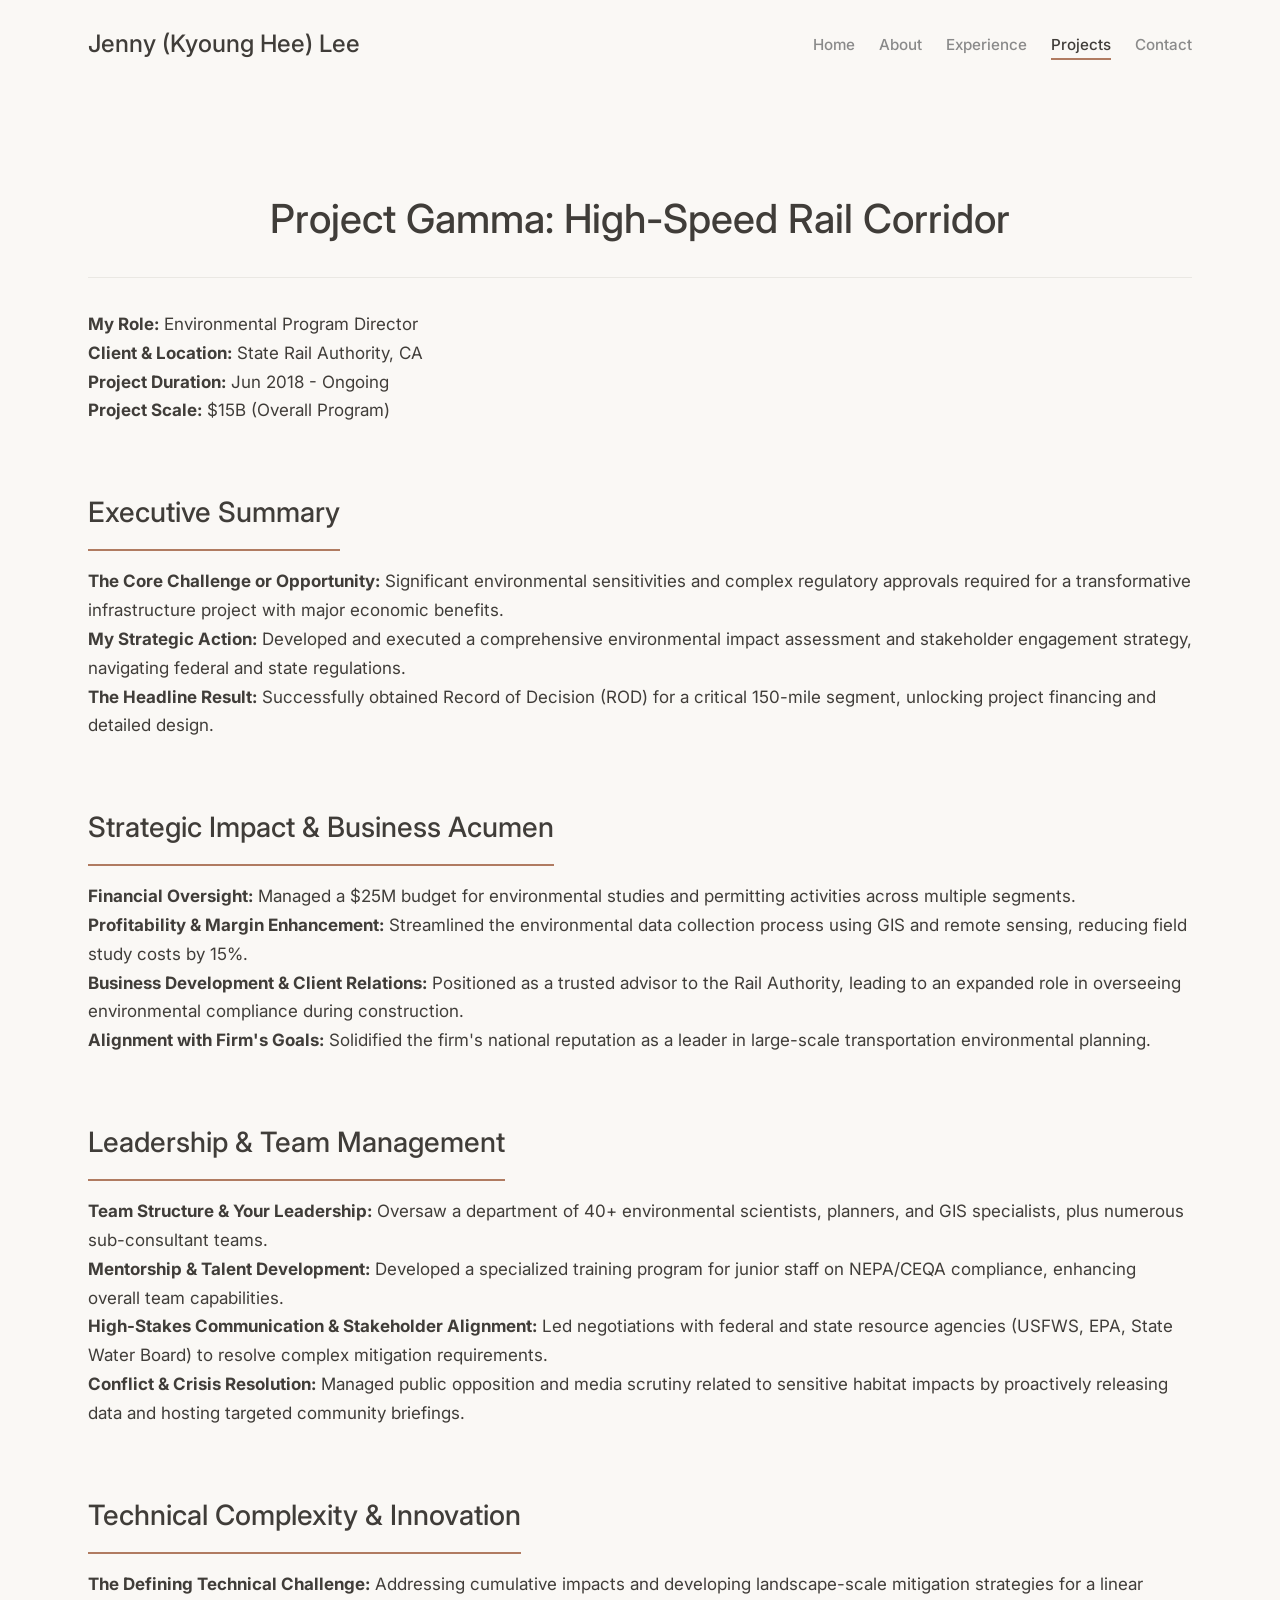
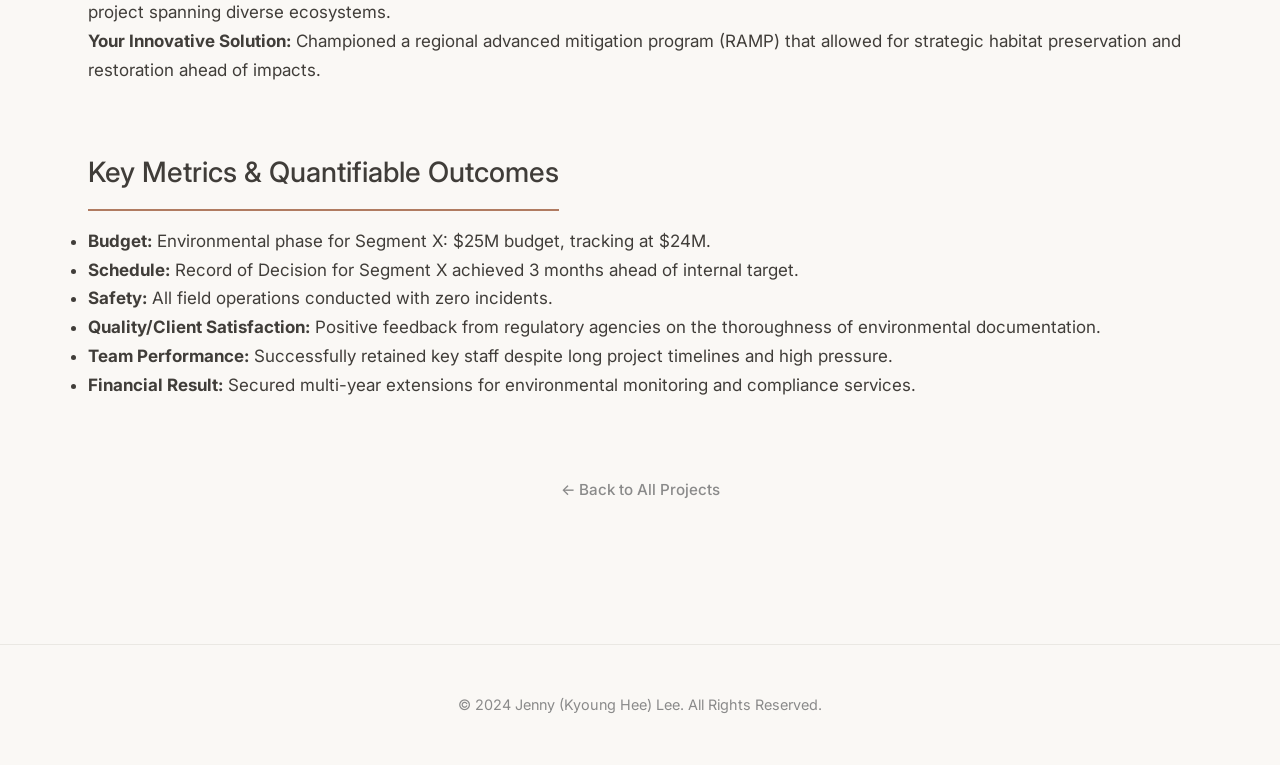
<file: project-gamma.html>
<!DOCTYPE html>
<html lang="en">
<head>
    <meta charset="UTF-8">
    <meta name="viewport" content="width=device-width, initial-scale=1.0">
    <title>Project Gamma: High-Speed Rail Corridor - Jenny (Kyoung Hee) Lee</title>
    <link rel="stylesheet" href="style.css">
    <link href="https://fonts.googleapis.com/css2?family=Inter:wght@400;500&display=swap" rel="stylesheet">
</head>
<body>
    <header>
        <div class="container">
            <div id="branding">
                <h1><a href="index.html">Jenny (Kyoung Hee) Lee</a></h1>
            </div>
            <nav>
                <ul>
                    <li><a href="index.html">Home</a></li>
                    <li><a href="index.html#about">About</a></li>
                    <li><a href="experience.html">Experience</a></li>
                    <li><a href="projects.html" class="active">Projects</a></li>
                    <li><a href="index.html#contact">Contact</a></li>
                </ul>
            </nav>
        </div>
    </header>

    <main>
        <section id="project-detail-content">
            <div class="container">
                <article class="project-entry project-detail-page">
                    <!-- 1. Project Title & Executive Role -->
                    <div class="project-section project-title-role">
                        <h2 class="project-name">Project Gamma: High-Speed Rail Corridor</h2>
                        <p class="project-meta"><strong class="meta-label">My Role:</strong> Environmental Program Director</p>
                        <p class="project-meta"><strong class="meta-label">Client & Location:</strong> State Rail Authority, CA</p>
                        <p class="project-meta"><strong class="meta-label">Project Duration:</strong> Jun 2018 - Ongoing</p>
                        <p class="project-meta"><strong class="meta-label">Project Scale:</strong> $15B (Overall Program)</p>
                    </div>

                    <!-- 2. The Executive Summary -->
                    <div class="project-section project-executive-summary">
                        <h3>Executive Summary</h3>
                        <p><strong class="sub-label">The Core Challenge or Opportunity:</strong> Significant environmental sensitivities and complex regulatory approvals required for a transformative infrastructure project with major economic benefits.</p>
                        <p><strong class="sub-label">My Strategic Action:</strong> Developed and executed a comprehensive environmental impact assessment and stakeholder engagement strategy, navigating federal and state regulations.</p>
                        <p><strong class="sub-label">The Headline Result:</strong> Successfully obtained Record of Decision (ROD) for a critical 150-mile segment, unlocking project financing and detailed design.</p>
                    </div>

                    <!-- 3. Strategic Impact & Business Acumen -->
                    <div class="project-section project-strategic-impact">
                        <h3>Strategic Impact & Business Acumen</h3>
                        <p><strong class="sub-label">Financial Oversight:</strong> Managed a $25M budget for environmental studies and permitting activities across multiple segments.</p>
                        <p><strong class="sub-label">Profitability & Margin Enhancement:</strong> Streamlined the environmental data collection process using GIS and remote sensing, reducing field study costs by 15%.</p>
                        <p><strong class="sub-label">Business Development & Client Relations:</strong> Positioned as a trusted advisor to the Rail Authority, leading to an expanded role in overseeing environmental compliance during construction.</p>
                        <p><strong class="sub-label">Alignment with Firm's Goals:</strong> Solidified the firm's national reputation as a leader in large-scale transportation environmental planning.</p>
                    </div>

                    <!-- 4. Leadership & Team Management -->
                    <div class="project-section project-leadership">
                        <h3>Leadership & Team Management</h3>
                        <p><strong class="sub-label">Team Structure & Your Leadership:</strong> Oversaw a department of 40+ environmental scientists, planners, and GIS specialists, plus numerous sub-consultant teams.</p>
                        <p><strong class="sub-label">Mentorship & Talent Development:</strong> Developed a specialized training program for junior staff on NEPA/CEQA compliance, enhancing overall team capabilities.</p>
                        <p><strong class="sub-label">High-Stakes Communication & Stakeholder Alignment:</strong> Led negotiations with federal and state resource agencies (USFWS, EPA, State Water Board) to resolve complex mitigation requirements.</p>
                        <p><strong class="sub-label">Conflict & Crisis Resolution:</strong> Managed public opposition and media scrutiny related to sensitive habitat impacts by proactively releasing data and hosting targeted community briefings.</p>
                    </div>

                    <!-- 5. Technical Complexity & Innovation -->
                    <div class="project-section project-technical-innovation">
                        <h3>Technical Complexity & Innovation</h3>
                        <p><strong class="sub-label">The Defining Technical Challenge:</strong> Addressing cumulative impacts and developing landscape-scale mitigation strategies for a linear project spanning diverse ecosystems.</p>
                        <p><strong class="sub-label">Your Innovative Solution:</strong> Championed a regional advanced mitigation program (RAMP) that allowed for strategic habitat preservation and restoration ahead of impacts.</p>
                    </div>

                    <!-- 6. Key Metrics & Quantifiable Outcomes -->
                    <div class="project-section project-key-metrics">
                        <h3>Key Metrics & Quantifiable Outcomes</h3>
                        <ul>
                            <li><strong>Budget:</strong> Environmental phase for Segment X: $25M budget, tracking at $24M.</li>
                            <li><strong>Schedule:</strong> Record of Decision for Segment X achieved 3 months ahead of internal target.</li>
                            <li><strong>Safety:</strong> All field operations conducted with zero incidents.</li>
                            <li><strong>Quality/Client Satisfaction:</strong> Positive feedback from regulatory agencies on the thoroughness of environmental documentation.</li>
                            <li><strong>Team Performance:</strong> Successfully retained key staff despite long project timelines and high pressure.</li>
                            <li><strong>Financial Result:</strong> Secured multi-year extensions for environmental monitoring and compliance services.</li>
                        </ul>
                    </div>
                    <p style="text-align: center; margin-top: var(--space-xl);"><a href="projects.html" class="btn">&larr; Back to All Projects</a></p>
                </article>
            </div>
        </section>
    </main>

    <footer>
        <div class="container">
            <p>&copy; 2024 Jenny (Kyoung Hee) Lee. All Rights Reserved.</p>
        </div>
    </footer>
</body>
</html>
</file>
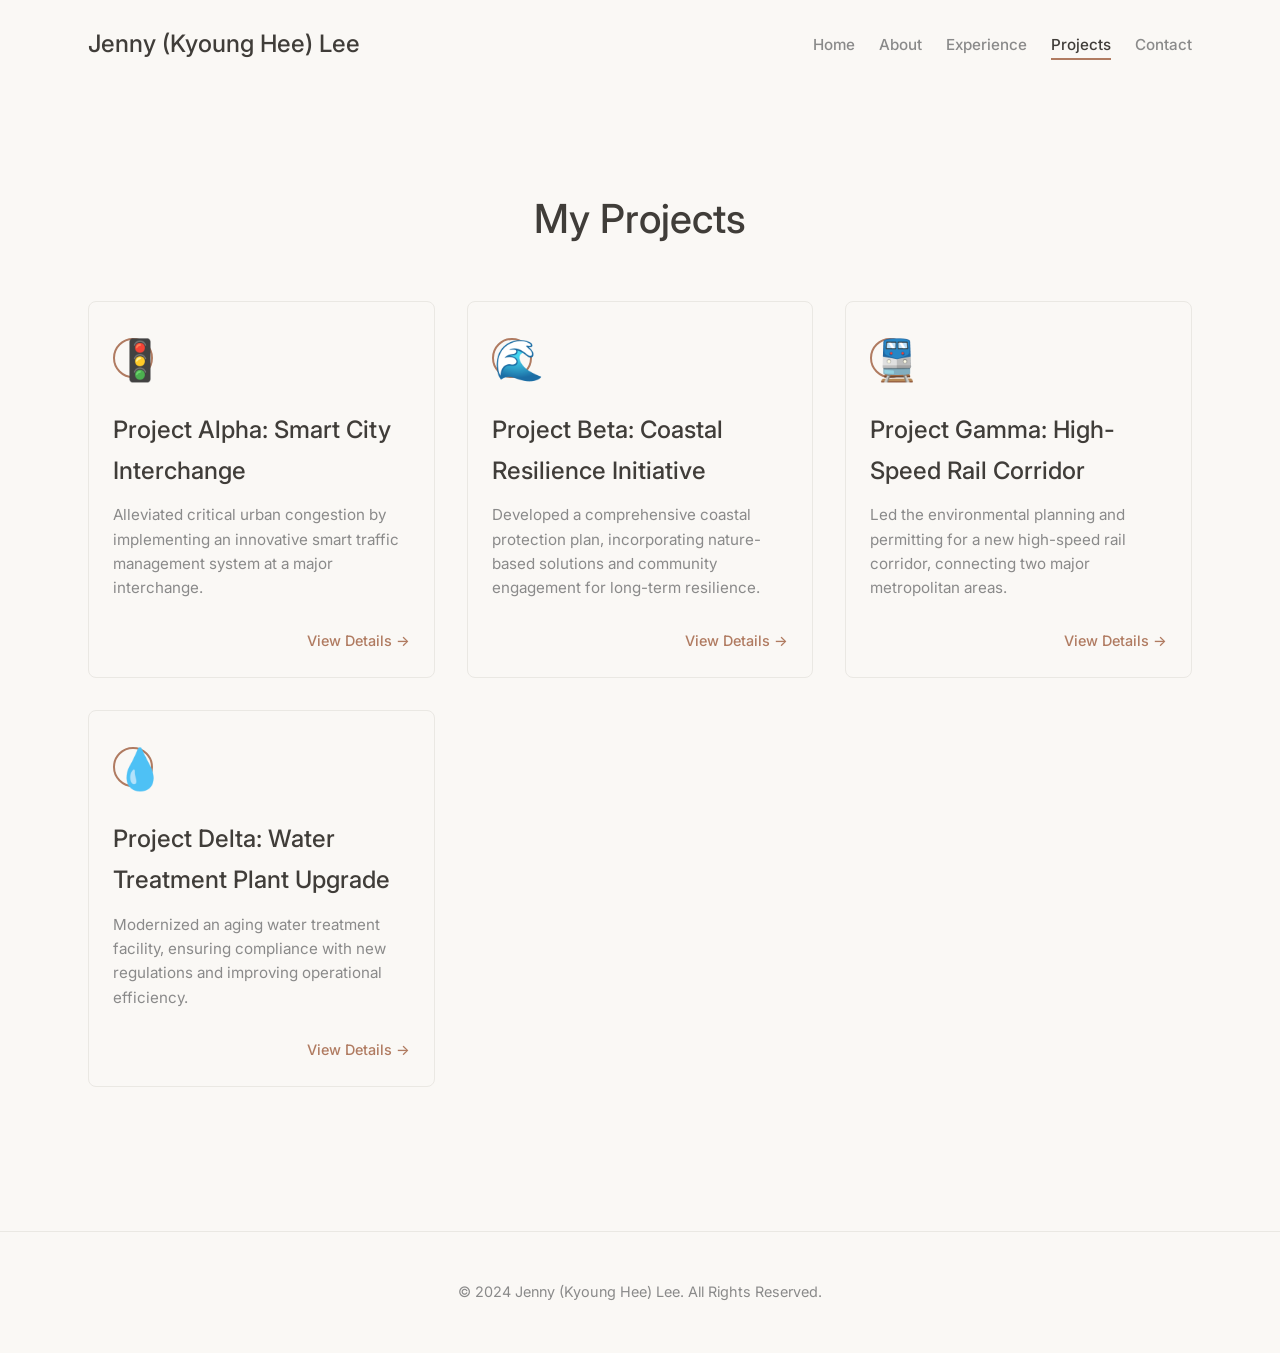
<file: projects.html>
<!DOCTYPE html>
<html lang="en">
<head>
    <meta charset="UTF-8">
    <meta name="viewport" content="width=device-width, initial-scale=1.0">
    <title>Projects - Jenny (Kyoung Hee) Lee</title>
    <link rel="stylesheet" href="style.css">
    <link href="https://fonts.googleapis.com/css2?family=Inter:wght@400;500&display=swap" rel="stylesheet">
</head>
<body>
    <header>
        <div class="container">
            <div id="branding">
                <h1><a href="index.html">Jenny (Kyoung Hee) Lee</a></h1>
            </div>
            <nav>
                <ul>
                    <li><a href="index.html">Home</a></li>
                    <li><a href="index.html#about">About</a></li>
                    <li><a href="experience.html">Experience</a></li>
                    <li><a href="projects.html" class="active">Projects</a></li>
                    <li><a href="index.html#contact">Contact</a></li>
                </ul>
            </nav>
        </div>
    </header>

    <main>
        <section id="projects-content">
            <div class="container">
                <h2>My Projects</h2>
                <div class="project-list-wrapper">
                    <a href="project-alpha.html" class="project-summary-card">
                        <div class="card-icon">
                            <span class="icon-placeholder icon-traffic-management"></span>
                        </div>
                        <div class="card-content">
                            <h3 class="card-title">Project Alpha: Smart City Interchange</h3>
                            <p class="card-summary">Alleviated critical urban congestion by implementing an innovative smart traffic management system at a major interchange.</p>
                        </div>
                        <div class="card-cta">
                            <span>View Details &rarr;</span>
                        </div>
                    </a>
                    <a href="project-beta.html" class="project-summary-card">
                        <div class="card-icon">
                            <span class="icon-placeholder icon-coastal-resilience"></span>
                        </div>
                        <div class="card-content">
                            <h3 class="card-title">Project Beta: Coastal Resilience Initiative</h3>
                            <p class="card-summary">Developed a comprehensive coastal protection plan, incorporating nature-based solutions and community engagement for long-term resilience.</p>
                        </div>
                        <div class="card-cta">
                            <span>View Details &rarr;</span>
                        </div>
                    </a>
                    <a href="project-gamma.html" class="project-summary-card">
                        <div class="card-icon">
                            <span class="icon-placeholder icon-rail-transport"></span>
                        </div>
                        <div class="card-content">
                            <h3 class="card-title">Project Gamma: High-Speed Rail Corridor</h3>
                            <p class="card-summary">Led the environmental planning and permitting for a new high-speed rail corridor, connecting two major metropolitan areas.</p>
                        </div>
                        <div class="card-cta">
                            <span>View Details &rarr;</span>
                        </div>
                    </a>
                    <a href="project-delta.html" class="project-summary-card">
                        <div class="card-icon">
                            <span class="icon-placeholder icon-water-treatment"></span>
                        </div>
                        <div class="card-content">
                            <h3 class="card-title">Project Delta: Water Treatment Plant Upgrade</h3>
                            <p class="card-summary">Modernized an aging water treatment facility, ensuring compliance with new regulations and improving operational efficiency.</p>
                        </div>
                        <div class="card-cta">
                            <span>View Details &rarr;</span>
                        </div>
                    </a>
                </div>
            </div>
        </section>
    </main>

    <footer>
        <div class="container">
            <p>&copy; 2024 Jenny (Kyoung Hee) Lee. All Rights Reserved.</p>
        </div>
    </footer>
</body>
</html>
</file>
<file: style.css>
/* Reset and Base Styles */
* {
    margin: 0;
    padding: 0;
    box-sizing: border-box;
}

/* Import chosen font - Example: Inter */
@import url('https://fonts.googleapis.com/css2?family=Inter:wght@400;500&display=swap');
/* Other options:
@import url('https://fonts.googleapis.com/css2?family=Manrope:wght@400;500&display=swap');
@import url('https://fonts.googleapis.com/css2?family=Figtree:wght@400;500&display=swap');
*/

/* CSS Variables */
:root {
    /* Color Palette */
    --color-bg: #FAF8F5; /* Warm, soft off-white/light cream */
    --color-text-primary: #403D39; /* Dark, soft gray/charcoal */
    --color-text-secondary: #8A8A8A; /* Lighter, warm gray */
    --color-accent: #B07B61; /* Muted, earthy terracotta/clay */
    --color-border: #EAE8E3; /* Very light, warm gray */
    --color-image-overlay: rgba(0, 0, 0, 0.2); /* Semi-transparent dark overlay */

    /* Font Family */
    --font-family-sans: 'Inter', sans-serif; /* Chosen font with fallback */
    /* --font-family-sans: 'Manrope', sans-serif; */
    /* --font-family-sans: 'Figtree', sans-serif; */

    /* Base Font Size */
    --font-size-base: 17px; /* Comfortable base font size */

    /* Spacing Scale */
    --space-xxs: 0.25rem; /* 4px if base is 16px */
    --space-xs: 0.5rem;   /* 8px */
    --space-sm: 0.75rem;  /* 12px */
    --space-md: 1rem;     /* 16px */
    --space-lg: 1.5rem;   /* 24px */
    --space-xl: 2rem;     /* 32px */
    --space-xxl: 3rem;    /* 48px */
    --space-xxxl: 4rem;   /* 64px */

    /* Transitions for Hover Effects */
    --transition-speed: 0.3s;
    --transition-timing: ease-in-out;
}

/* Body Styles */
body {
    font-family: var(--font-family-sans);
    font-size: var(--font-size-base);
    line-height: 1.7; /* Generous line height from new specs */
    color: var(--color-text-primary);
    background-color: var(--color-bg);
    -webkit-font-smoothing: antialiased; /* Smoother fonts */
    -moz-osx-font-smoothing: grayscale;
}

/* Basic Image Styling */
img, picture, video, canvas, svg {
    display: block;
    max-width: 100%;
    height: auto; /* Maintain aspect ratio */
}

/* General Smooth Transitions for Interactive Elements (can be overridden) */
a, button, input[type="submit"], input[type="button"] {
    transition: all var(--transition-speed) var(--transition-timing);
}

/* Global Link Styling */
a {
    color: inherit; /* Default links inherit text color */
    text-decoration: none; /* No underline by default */
    /* transition is already globally set */
}

a:hover {
    color: var(--color-accent); /* Accent color on hover for most links */
    /* text-decoration: underline; */ /* Optional: underline on hover, can be specific */
    /* text-decoration-color: var(--color-accent); */ /* If using underline */
}

/* Layout Styles */
.container {
    width: 90%; /* Or a different percentage like 85%-90% based on preference */
    max-width: 1280px; /* Updated max-width */
    margin-left: auto;
    margin-right: auto;
    padding-left: var(--space-lg); /* Use consistent spacing variables */
    padding-right: var(--space-lg);
}

/* Header and Navigation */
header {
    background-color: transparent; /* Header is transparent */
    padding: var(--space-lg) 0;
    position: sticky;
    top: 0;
    z-index: 1000;
    /* backdrop-filter: blur(5px); */ /* Optional: if a subtle blur is desired under header */
    /* border-bottom: 1px solid var(--color-border); */ /* Optional: subtle border */
}

header .container {
    display: flex;
    justify-content: space-between;
    align-items: center;
}

#branding h1 {
    margin: 0;
    font-size: 1.5rem; /* Corresponds to --font-size-h4 or similar */
    font-weight: 500; /* Medium weight for branding */
}

#branding h1 a {
    color: var(--color-text-primary);
    text-decoration: none;
}

#branding h1 a:hover {
    color: var(--color-accent);
}

nav ul {
    list-style: none;
    display: flex;
    gap: var(--space-lg); /* Spacing between nav items */
}

nav ul li a {
    text-decoration: none;
    color: var(--color-text-secondary); /* Lighter color for nav links */
    font-size: 0.95rem; /* Slightly smaller than base */
    font-weight: 500;
    padding-bottom: var(--space-xxs);
    border-bottom: 2px solid transparent;
}

nav ul li a:hover,
nav ul li a.active { /* For current page indication */
    color: var(--color-text-primary);
    border-bottom-color: var(--color-accent);
}

/* Main Content and Sections */
main {
    padding-top: var(--space-xl);
}

section {
    padding: var(--space-xxxl) 0;
}

section:nth-child(even) {
    /* background-color: #F7F5F2; */
}

section h2 {
    font-size: 2.5rem;
    font-weight: 500;
    color: var(--color-text-primary);
    margin-bottom: var(--space-xl);
    text-align: center;
}

/* Footer */
footer {
    padding: var(--space-xxl) 0;
    text-align: center;
    border-top: 1px solid var(--color-border);
    margin-top: var(--space-xxxl);
}

footer p {
    color: var(--color-text-secondary);
    font-size: 0.9rem;
}

/* Section-Specific Styles */

/* Hero Section */
#hero {
    text-align: center;
    padding: var(--space-xxxl) var(--space-lg) var(--space-xxl) var(--space-lg);
    background-color: transparent;
}

#hero h2 {
    font-size: 3rem;
    font-weight: 500;
    line-height: 1.2;
    margin-bottom: var(--space-lg);
    color: var(--color-text-primary);
}

#hero p {
    font-size: 1.25rem;
    color: var(--color-text-secondary);
    max-width: 750px;
    margin-left: auto;
    margin-right: auto;
    margin-bottom: var(--space-xl);
}

/* About Section */
#about .container {
    max-width: 800px;
}

#about p {
    font-size: 1.1rem;
    line-height: 1.7;
    color: var(--color-text-primary);
    margin-bottom: var(--space-lg);
}

/* Experience Section - Old .job styles (potentially for removal later) */
.job {
    margin-bottom: var(--space-xl);
    padding-bottom: var(--space-xl);
    border-bottom: 1px solid var(--color-border);
}
.job:last-child {
    border-bottom: none;
    margin-bottom: 0;
    padding-bottom: 0;
}
.job h3 {
    font-size: 1.75rem;
    font-weight: 500;
    margin-bottom: var(--space-xs);
    color: var(--color-text-primary);
}
.job .company-details {
    font-size: 1rem;
    color: var(--color-text-secondary);
    margin-bottom: var(--space-md);
}
.job ul {
    list-style-position: outside;
    padding-left: var(--space-lg);
}
.job ul li {
    margin-bottom: var(--space-sm);
    line-height: 1.6;
}

/* Education Section */
.education-item {
    margin-bottom: var(--space-lg);
}
.education-item:last-child { margin-bottom: 0; }
.education-item h3 {
    font-size: 1.5rem;
    font-weight: 500;
    margin-bottom: var(--space-xxs);
}
.education-item .degree {
    font-size: 1.1rem;
    color: var(--color-text-primary);
    font-weight: 500;
    margin-bottom: var(--space-xs);
}
.education-item .duration,
.education-item .activities {
    font-size: 0.95rem;
    color: var(--color-text-secondary);
    margin-bottom: var(--space-xs);
}

/* Licenses & Certifications Section */
.licenses-list {
    list-style: none;
    padding-left: 0;
}
.licenses-list li {
    font-size: 1.05rem;
    margin-bottom: var(--space-md);
    padding-left: var(--space-lg);
    position: relative;
}
.licenses-list li::before {
    content: '✧';
    position: absolute;
    left: 0;
    top: 2px;
    color: var(--color-accent);
    font-size: 1rem;
}

/* Skills Section */
.skills-list {
    list-style: none;
    padding: 0;
    display: flex;
    flex-wrap: wrap;
    gap: var(--space-md);
    justify-content: center;
}
.skills-list li {
    background-color: transparent;
    color: var(--color-text-secondary);
    padding: var(--space-sm) var(--space-md);
    border: 1px solid var(--color-border);
    border-radius: 20px;
    font-size: 0.95rem;
    font-weight: 500;
}
.skills-list li:hover {
    background-color: var(--color-accent);
    color: var(--color-bg);
    border-color: var(--color-accent);
}

/* Activity Section (Posts) */
#activity h2 {
    text-align: center;
    margin-bottom: var(--space-xl);
}
#activity .post {
    background-color: transparent;
    padding: var(--space-md) 0;
    margin-bottom: var(--space-lg);
    border-bottom: 1px solid var(--color-border);
}
#activity .post:last-of-type {
    border-bottom: none;
    margin-bottom: 0;
}
#activity .post-meta {
    font-size: 0.9rem;
    color: var(--color-text-secondary);
    margin-bottom: var(--space-sm);
}
#activity .post-content p {
    font-size: 1rem;
    line-height: 1.7;
    color: var(--color-text-primary);
    margin-bottom: var(--space-sm);
}
#activity .post-content .quoted-text {
    border-left: 3px solid var(--color-accent);
    padding-left: var(--space-md);
    margin: var(--space-md) 0;
    font-style: normal;
    color: var(--color-text-secondary);
}
#activity .post-content .quoted-text p {
    font-size: 0.95rem;
}
#activity .post-engagement {
    font-size: 0.9rem;
    color: var(--color-text-secondary);
    margin-top: var(--space-sm);
}

/* Contact Section */
#contact { text-align: center; }
#contact p {
    font-size: 1.1rem;
    margin-bottom: var(--space-md);
    color: var(--color-text-primary);
}
#contact a {
    color: var(--color-accent);
    text-decoration: none;
    font-weight: 500;
    border-bottom: 1px solid transparent;
}
#contact a:hover {
    border-bottom-color: var(--color-accent);
    color: var(--color-accent);
}

/* Utility and Theming Classes */
hr.styled-divider {
    border: 0;
    height: 1px;
    background-image: linear-gradient(to right, transparent, var(--color-border), transparent);
    margin: var(--space-xxl) 0;
}
hr.styled-divider-subtle {
    border: 0;
    height: 1px;
    background-color: var(--color-border);
    margin: var(--space-lg) 0;
}

@keyframes fadeIn {
    from { opacity: 0; }
    to { opacity: 1; }
}
.fade-in-image {
    animation: fadeIn 0.5s ease-in-out;
    border-radius: 4px;
}

/* Conceptual Minimal Button Styling */
.btn {
    display: inline-block;
    padding: var(--space-sm) var(--space-lg);
    font-family: var(--font-family-sans);
    font-size: 0.95rem;
    font-weight: 500;
    text-align: center;
    cursor: pointer;
    border: 1px solid transparent;
    border-radius: 4px;
    color: var(--color-text-secondary);
    background-color: transparent;
}
.btn:hover {
    color: var(--color-accent);
}
.btn-primary {
    color: var(--color-bg);
    background-color: var(--color-accent);
    border-color: var(--color-accent);
}
.btn-primary:hover {
    background-color: #A06B51;
    border-color: #A06B51;
    color: var(--color-bg);
}

/* Conceptual Form Input Styling */
input[type="text"],
input[type="email"],
input[type="tel"],
textarea {
    font-family: var(--font-family-sans);
    font-size: 1rem;
    padding: var(--space-sm) var(--space-md);
    border: 1px solid var(--color-border);
    border-radius: 4px;
    background-color: var(--color-bg);
    color: var(--color-text-primary);
    width: 100%;
    margin-bottom: var(--space-md);
}
input[type="text"]:focus,
input[type="email"]:focus,
input[type="tel"]:focus,
textarea:focus {
    outline: none;
    border-color: var(--color-accent);
    box-shadow: 0 0 3px var(--color-accent);
}

/* OLD Vertical Experience Timeline Styles - Commented Out */
/*
#experience-content h2 {
    text-align: center;
    margin-bottom: var(--space-xl);
}

.experience-timeline {
    position: relative;
    max-width: 900px;
    margin: 0 auto;
    padding: var(--space-lg) 0;
}

.experience-timeline::before {
    content: '';
    position: absolute;
    left: 19px;
    top: 0;
    bottom: 0;
    width: 2px;
    background-color: var(--color-border);
}

.timeline-item {
    position: relative;
    margin-bottom: var(--space-xl);
    padding-left: var(--space-xxl);
}

.timeline-item:last-child {
    margin-bottom: 0;
}

.timeline-marker {
    position: absolute;
    left: 0;
    top: 0;
    width: 40px;
    height: 40px;
    background-color: var(--color-bg);
    border: 2px solid var(--color-accent);
    border-radius: 50%;
    z-index: 1;
    display: flex;
    justify-content: center;
    align-items: center;
}

.timeline-marker::after {
    content: '';
    width: 16px;
    height: 16px;
    background-color: var(--color-accent);
    border-radius: 50%;
    display: block;
}

.timeline-card {
    background-color: var(--color-bg);
    border: 1px solid var(--color-border);
    border-radius: 8px;
    padding: var(--space-lg);
    position: relative;
    box-shadow: 0 2px 5px rgba(0,0,0,0.03);
}

.timeline-summary {
    cursor: pointer;
    padding-bottom: var(--space-sm);
}

.timeline-summary:hover .timeline-title {
    color: var(--color-accent);
}

.timeline-title {
    font-size: 1.5rem;
    font-weight: 500;
    color: var(--color-text-primary);
    margin-bottom: var(--space-xs);
    transition: color var(--transition-speed) var(--transition-timing);
}

.timeline-company {
    font-size: 1.1rem;
    font-weight: 500;
    color: var(--color-text-primary);
    margin-bottom: var(--space-xs);
}

.timeline-dates {
    font-size: 0.9rem;
    color: var(--color-text-secondary);
    margin-bottom: 0;
}

.timeline-details {
    opacity: 0;
    max-height: 0;
    overflow: hidden;
    transition: max-height 0.5s cubic-bezier(0, 1, 0, 1), opacity 0.3s ease-out;
}

.timeline-details.details-visible {
    display: block;
    opacity: 1;
    max-height: 1000px;
    transition: max-height 0.7s ease-in-out, opacity 0.5s ease-in-out 0.1s;
    border-top: 1px solid var(--color-border);
    padding-top: var(--space-md);
    margin-top: var(--space-md);
}

.timeline-summary.summary-active {
}

.timeline-summary::after {
    content: '▼';
    float: right;
    margin-left: var(--space-sm);
    font-size: 0.8em;
    color: var(--color-accent);
    transition: transform var(--transition-speed) var(--transition-timing);
}

.timeline-summary.summary-active::after {
    transform: rotate(180deg);
}

.timeline-details ul {
    list-style-type: disc;
    margin-top: var(--space-sm);
}

.timeline-details ul li {
    margin-bottom: var(--space-xs);
    line-height: 1.5;
}

.timeline-tech {
    margin-top: var(--space-md);
}

.timeline-tech strong {
    color: var(--color-text-primary);
}

.timeline-skills-emphasized {
    margin-top: var(--space-sm);
    padding-top: var(--space-sm);
    border-top: 1px dashed var(--color-border);
    font-size: 0.9rem;
}

.timeline-skills-emphasized p {
    margin-bottom: 0;
    color: var(--color-text-secondary);
}

.timeline-skills-emphasized strong {
    color: var(--color-text-primary);
    font-weight: 500;
}

.timeline-skills-emphasized span {
}
*/

/* Horizontal Experience Timeline Styles */
#experience-content h2 { /* "My Experience" title - already centered */
    /* margin-bottom: var(--space-xl); /* Ensure this is still appropriate */
}

.horizontal-timeline-wrapper {
    overflow-x: auto; /* Enable horizontal scrolling on smaller screens */
    padding: var(--space-lg) 0; /* Padding above/below the timeline */
    -webkit-overflow-scrolling: touch; /* Smooth scrolling on iOS */
    scrollbar-width: thin; /* Firefox */
    scrollbar-color: var(--color-accent) var(--color-border); /* Firefox */
}

/* Webkit scrollbar styling */
.horizontal-timeline-wrapper::-webkit-scrollbar {
    height: 8px;
}
.horizontal-timeline-wrapper::-webkit-scrollbar-track {
    background: var(--color-border);
    border-radius: 4px;
}
.horizontal-timeline-wrapper::-webkit-scrollbar-thumb {
    background: var(--color-accent);
    border-radius: 4px;
}
.horizontal-timeline-wrapper::-webkit-scrollbar-thumb:hover {
    background: #A06B51; /* Darker accent */
}


.horizontal-timeline {
    display: flex;
    position: relative;
    min-width: fit-content;
    /* Add horizontal padding to the timeline itself, instead of just events */
    padding: var(--space-xl) var(--space-md) var(--space-xxl) var(--space-md);
}

/* The main horizontal timeline axis line */
.horizontal-timeline::before {
    content: '';
    position: absolute;
    top: calc(var(--space-md) + 10px - 1px); /* marker margin-top + marker height/2 - line height/2 */
    left: 0; /* Span full width of the padded .horizontal-timeline */
    right: 0;
    height: 2px;
    background-color: var(--color-border);
    z-index: 0;
}

.timeline-event { /* Re-using .timeline-event for horizontal items */
    display: flex;
    flex-direction: column;
    align-items: center;
    position: relative;
    /* padding: 0 var(--space-lg); */ /* Original per-event padding */
    /* New approach: Add margin to events for spacing, container handles edge padding */
    margin: 0 var(--space-md); /* Space between events */
    min-width: 280px;
    max-width: 320px;
    flex-shrink: 0;
    /* ... rest of .timeline-event styles ... */
}

.timeline-event:first-child {
    /* padding-left: var(--space-md); */
    margin-left: 0; /* No extra margin if .horizontal-timeline has padding */
}
.timeline-event:last-child {
    /* padding-right: var(--space-md); */
    margin-right: 0; /* No extra margin if .horizontal-timeline has padding */
}

.event-marker { /* Re-style/rename from .timeline-marker if desired, or adapt */
    width: 20px;
    height: 20px;
    background-color: var(--color-accent);
    border: 3px solid var(--color-bg);
    border-radius: 50%;
    position: relative;
    z-index: 1;
    margin-top: var(--space-md); /* Pulls marker up onto the line */
}

.event-date-horizontal {
    font-size: 0.85rem;
    color: var(--color-text-secondary);
    margin-bottom: var(--space-sm); /* Space between date and marker */
    text-align: center;
    white-space: nowrap;
    position: absolute;
    top: 0; /* Position above the marker */
    left: 50%;
    transform: translateX(-50%);
}

.event-card { /* Re-style/rename from .timeline-card */
    background-color: var(--color-bg); /* Or #FFFFFF */
    border: 1px solid var(--color-border);
    border-radius: 8px;
    padding: var(--space-md);
    margin-top: var(--space-md); /* Space between marker and card */
    width: 100%;
    box-shadow: 0 2px 5px rgba(0,0,0,0.03);
    text-align: left;
    display: flex;
    flex-direction: column;
    min-height: 150px; /* Give cards a min height */
}

.event-summary { /* Re-style/rename from .timeline-summary */
    cursor: pointer;
    flex-grow: 1; /* Allow summary to take available space */
}

.event-summary:hover .event-title {
    color: var(--color-accent);
}

.event-title { /* h3, re-style/rename from .timeline-title */
    font-size: 1.2rem;
    font-weight: 500;
    color: var(--color-text-primary);
    margin-bottom: var(--space-xs);
}

.event-company { /* Re-style/rename from .timeline-company */
    font-size: 1rem;
    font-weight: 500;
    color: var(--color-text-primary);
    margin-bottom: var(--space-xxs);
}

.event-dates-summary {
    font-size: 0.8rem;
    color: var(--color-text-secondary);
    margin-bottom: var(--space-sm); /* Space before details or bottom of card */
}

.event-summary .arrow-indicator::after { /* For expand/collapse indicator */
    content: '▼';
    float: right;
    font-size: 0.8em;
    color: var(--color-accent);
    transition: transform var(--transition-speed) var(--transition-timing);
}
.event-summary.summary-active .arrow-indicator::after {
    transform: rotate(180deg);
}


.event-details { /* Re-style/rename from .timeline-details */
    display: none;
    margin-top: var(--space-md);
    padding-top: var(--space-md);
    border-top: 1px solid var(--color-border);
}

.event-details ul {
    list-style-position: outside;
    padding-left: var(--space-lg);
    margin-bottom: var(--space-md);
}
.event-details ul li {
    margin-bottom: var(--space-sm);
    line-height: 1.6;
}
/* .timeline-skills-emphasized and .timeline-tech styles from vertical timeline are expected to apply
   if class names are kept the same within .event-details, or new specific styles can be added. */

/* Styling for the details section when it's visible */
.event-details.details-visible {
    display: block; /* Change from display: none (which is the base for .event-details) */
    opacity: 1;
    max-height: 1000px; /* Large enough value to accommodate content */
    transition: max-height 0.7s ease-in-out, opacity 0.5s ease-in-out 0.1s; /* Entry transition */
    /* border-top, padding-top, margin-top are already in .event-details base style for structure */
}

/* Initial state for .event-details (should already include display:none from Step 2) */
.event-details {
    /* display: none; -- This is the base state from previous step's CSS */
    opacity: 0;
    max-height: 0;
    overflow: hidden; /* Important for max-height transition */
    transition: max-height 0.5s cubic-bezier(0, 1, 0, 1), opacity 0.3s ease-out; /* Exit transition */
    /* Styles for border-top, padding-top, margin-top are part of its structure when visible, defined in .event-details base in previous step */
    /* This rule primarily handles the hidden animated state. */
}

/* Styling for when the summary is active (details are shown) */
.event-summary.summary-active {
    /* background-color: #fdf5ef; */ /* Example: slightly different background for active summary */
    /* No specific style change needed for summary itself unless desired */
}

/* Arrow indicator using ::after on the summary */
.event-summary { /* Ensure this was added or is already present from previous step */
    position: relative;
    padding-right: var(--space-lg); /* Make space for an absolute positioned arrow */
}

.event-summary::after {
    content: '▼';
    position: absolute;
    right: var(--space-md);
    top: var(--space-md); /* Adjust to align with first line of text better if needed */
    font-size: 0.8em;
    color: var(--color-accent);
    transition: transform var(--transition-speed) var(--transition-timing);
}

.event-summary.summary-active::after {
    transform: rotate(180deg); /* Rotates '▼' to '▲' */
}

/* Readability in Expanded Details - Re-affirm and ensure they use existing classes correctly */
.event-details .timeline-skills-emphasized {
    margin-top: var(--space-sm);
    padding-top: var(--space-sm);
    border-top: 1px dashed var(--color-border);
    font-size: 0.9rem;
}
.event-details .timeline-skills-emphasized p {
    margin-bottom: 0;
    color: var(--color-text-secondary);
}
.event-details .timeline-skills-emphasized strong {
    color: var(--color-text-primary);
    font-weight: 500;
}

.event-details .timeline-tech {
    margin-top: var(--space-md);
    font-size: 0.9rem;
    color: var(--color-text-secondary);
}
.event-details .timeline-tech strong {
    color: var(--color-text-primary);
    font-weight: 500; /* Ensure this is applied if not default for strong */
}


/* Styling for Project Listing Page - projects.html */
/* NOTE: This block was duplicated. Commenting out this first instance.
   The second instance (after Experience Timeline styles) is the one being kept and was last modified. */
/*
#projects-content .project-entry {
    background-color: var(--color-bg); /* Or a slightly whiter like #FFFFFF if --color-bg is very creamy */
    /*border: 1px solid var(--color-border);
    border-radius: 8px; /* Soften edges, consistent with image styling goal */
    /*padding: var(--space-xl);
    margin-bottom: var(--space-xxl); /* Space between project entries */
    /*box-shadow: 0 2px 5px rgba(0,0,0,0.05); /* Subtle shadow for depth */
/*}

.project-section {
    margin-bottom: var(--space-lg);
    padding-bottom: var(--space-lg);
    border-bottom: 1px solid var(--color-border); /* Divider between sections within a project */
/*}

.project-section:last-child {
    margin-bottom: 0;
    padding-bottom: 0;
    border-bottom: none;
}

.project-section h4 { /* Titles for sections like "Executive Summary" */
    /*font-size: 1.5rem; /* h3 size from spec */
    /*font-weight: 500;
    color: var(--color-text-primary);
    margin-bottom: var(--space-md);
    padding-bottom: var(--space-sm);
    border-bottom: 2px solid var(--color-accent);
    display: inline-block; /* So border only spans text */
/*}

.project-name { /* Main project title */
    /*font-size: 2rem; /* h2 size from spec */
    /*font-weight: 500;
    color: var(--color-text-primary);
    margin-bottom: var(--space-md);
}

.project-meta {
    font-size: 1rem;
    color: var(--color-text-secondary);
    margin-bottom: var(--space-xs);
}

.project-meta .meta-label,
.project-section .sub-label { /* For labels like "My Role:", "Client:", "The Core Challenge:" */
    /*font-weight: 500;
    color: var(--color-text-primary); /* Or a slightly less prominent color than main headings */
/*}

.project-section p {
    font-size: 1rem;
    line-height: 1.7;
    color: var(--color-text-primary);
    margin-bottom: var(--space-sm);
}

.project-key-metrics ul {
    list-style: none; /* Remove default bullets */
    /*padding-left: 0;
}

.project-key-metrics ul li {
    font-size: 1rem;
    color: var(--color-text-primary);
    margin-bottom: var(--space-sm);
    padding-left: var(--space-md); /* Indent for custom bullet or visual */
    /*position: relative;
}

.project-key-metrics ul li::before {
    content: "•"; /* Simple bullet, can be changed */
    /*color: var(--color-accent);
    position: absolute;
    left: 0;
    font-weight: bold;
}
*/

/* Styling for Project Listing Page - projects.html */
/* This is the CORRECT block for project listing cards */
#projects-content h2 { /* "My Projects" title */
    text-align: center;
    margin-bottom: var(--space-xl);
}

.project-list-wrapper {
    display: grid;
    grid-template-columns: repeat(auto-fit, minmax(300px, 1fr)); /* Responsive grid */
    gap: var(--space-xl); /* Gap between cards */
    padding: var(--space-md) 0; /* Padding around the grid */
}

.project-summary-card {
    display: flex; /* Use flexbox for internal layout of card */
    flex-direction: column; /* Stack icon, content, cta vertically */
    background-color: var(--color-bg); /* Or #FFFFFF for a whiter card */
    border: 1px solid var(--color-border);
    border-radius: 8px; /* Consistent rounded corners */
    padding: var(--space-lg);
    text-decoration: none; /* Remove underline from link */
    color: var(--color-text-primary); /* Ensure text color is primary by default */
    transition: transform var(--transition-speed) var(--transition-timing),
                box-shadow var(--transition-speed) var(--transition-timing);
    height: 100%; /* Make cards in a row equal height if wrapper uses grid */
}

.project-summary-card:hover {
    transform: translateY(-5px); /* Subtle lift effect */
    box-shadow: 0 8px 15px rgba(0,0,0,0.08); /* Slightly more pronounced shadow */
    color: var(--color-text-primary); /* Keep text color on hover unless specified */
}

.project-summary-card .card-icon {
    font-size: 2.5rem; /* Size of the icon placeholder */
    color: var(--color-accent); /* Accent color for icon */
    margin-bottom: var(--space-md);
    text-align: left; /* Or center if preferred */
    /* Basic placeholder styling for the span if no actual icons are used */
}

/* Placeholder styles for different icons - can be expanded with actual icons/SVG later */
.icon-placeholder {
    display: inline-block;
    width: 40px; /* Example size */
    height: 40px; /* Example size */
    line-height: 40px;
    text-align: center;
    border: 2px solid var(--color-accent);
    border-radius: 50%; /* Circle icon */
}
.icon-traffic-management::before { content: '🚦'; } /* Example emoji */
.icon-coastal-resilience::before { content: '🌊'; }
.icon-rail-transport::before { content: '🚆'; }
.icon-water-treatment::before { content: '💧'; }


.project-summary-card .card-content {
    flex-grow: 1; /* Allows content to take up space, pushing CTA down */
}

.project-summary-card .card-title { /* h3 inside card */
    font-size: 1.5rem; /* Consistent with project section h4 */
    font-weight: 500;
    color: var(--color-text-primary);
    margin-bottom: var(--space-sm);
}

.project-summary-card .card-summary {
    font-size: 0.95rem;
    line-height: 1.6;
    color: var(--color-text-secondary);
    margin-bottom: var(--space-md); /* Space before CTA */
}

.project-summary-card .card-cta {
    margin-top: auto; /* Pushes CTA to the bottom if card content is short */
    padding-top: var(--space-sm); /* Space above CTA text */
    text-align: right; /* Align CTA to the right */
    font-size: 0.9rem;
    font-weight: 500;
    color: var(--color-accent);
}

.project-summary-card:hover .card-cta {
    text-decoration: underline; /* Underline CTA on card hover */
}

/* Project Detail Page Specifics */
.project-detail-page {
    background-color: transparent; /* No card-like background for the whole page content */
    border: none; /* No border for the whole page content */
    box-shadow: none; /* No shadow for the whole page content */
    padding: 0; /* Container will handle padding, or section padding */
}

.project-detail-page .project-name { /* Main title of the project on its own page */
    font-size: 2.5rem; /* Larger, like a section h2 */
    text-align: center; /* Center the main project title */
    margin-bottom: var(--space-xl);
    padding-bottom: var(--space-lg);
    border-bottom: 1px solid var(--color-border);
}

.project-detail-page .project-section h3 { /* Sub-section titles like "Executive Summary" */
    font-size: 1.75rem; /* Larger than on a card, like a typical h3 */
    font-weight: 500;
    color: var(--color-text-primary);
    margin-bottom: var(--space-md);
    padding-bottom: var(--space-sm);
    border-bottom: 2px solid var(--color-accent);
    display: inline-block;
}

/* Ensure .project-section styles are appropriate for the detail page too */
.project-detail-page .project-section {
    margin-bottom: var(--space-xl); /* More space between sections on detail page */
    padding-bottom: var(--space-xl);
}

/* Responsive Styles (Mobile-First Approach if building from scratch, or adjustments here) */
/* The following @media block for project entry specific responsive adjustments will be merged
   with the existing @media blocks if possible, or kept separate if structure dictates.
   For now, adding it here, then will consolidate in a future step if needed. */
/*
@media (max-width: 768px) {
    .project-name { /* This will be merged with existing @media (max-width: 768px) */
        /*font-size: 1.75rem;
    }
    .project-section h4 { /* This will be merged */
        /*font-size: 1.3rem;
    }
    #projects-content .project-entry { /* This is new */
        /*padding: var(--space-lg);
    }
}
*/
@media (max-width: 992px) { /* Tablet and larger mobile */
    .container {
        width: 90%; /* More space on smaller screens */
    }
    #hero h2 {
        font-size: 3rem;
    }
    section h2 {
        font-size: 2.2rem;
    }
    .job h3 {
        font-size: 1.5rem;
    }
    .education-item h3 {
        font-size: 1.3rem;
    }
    /* Horizontal Timeline adjustments for tablets */
    .timeline-event {
        min-width: 260px; /* Slightly smaller cards on tablets */
        max-width: 300px;
        /* margin: 0 var(--space-sm); */ /* Slightly reduce space between events - already var(--space-md) */
    }
    .event-title { /* Horizontal timeline card title */
        font-size: 1.1rem;
    }
    .event-company { /* Horizontal timeline card company */
        font-size: 0.95rem;
    }
}

@media (max-width: 768px) { /* Smaller tablets and mobile */
    body {
        --font-size-base: 16px; /* Slightly smaller base for mobile */
    }
    /* Styles from the project-specific media query are merged here */
    .project-name { /* Detail page project name */
        font-size: 1.75rem;
    }
    .project-section h4 { /* Detail page section titles */
        font-size: 1.3rem;
    }
    #projects-content .project-entry { /* Detail page content area */
        padding: var(--space-lg);
    }
    /* Project listing page specific responsive adjustments */
    .project-list-wrapper {
        grid-template-columns: 1fr; /* Single column on smaller tablets/mobile */
        gap: var(--space-lg);
    }
    .project-summary-card .card-title { /* Card titles on listing page */
        font-size: 1.3rem;
    }
    /* OLD Vertical Experience Timeline responsive adjustments (can be removed if selectors are gone) */
    .experience-timeline::before {
        left: 9px;
    }
    .timeline-item {
        padding-left: var(--space-xl);
    }
    .timeline-marker {
        width: 20px;
        height: 20px;
    }
    .timeline-marker::after {
        width: 8px;
        height: 8px;
    }
    .timeline-card {
        padding: var(--space-md);
    }
    .timeline-details ul {
        padding-left: var(--space-md);
    }
    .timeline-title { /* This was for OLD vertical timeline card title */
        font-size: 1.3rem;
    }
    .timeline-company { /* This was for OLD vertical timeline card company */
        font-size: 1rem;
    }
    .timeline-skills-emphasized, .timeline-tech {
        font-size: 0.85rem;
    }
    /* Horizontal Timeline adjustments for mobile */
    .horizontal-timeline {
        padding-left: var(--space-xs);
        padding-right: var(--space-xs);
    }
    .timeline-event { /* Horizontal timeline event */
        min-width: 240px;
        max-width: 280px;
        margin: 0 var(--space-sm);
    }
    .event-title { /* Horizontal timeline card title */
        font-size: 1rem;
    }
    .event-card { /* Horizontal timeline card */
        padding: var(--space-sm);
    }
    .event-date-horizontal { /* Horizontal timeline date */
        font-size: 0.8rem;
    }
    #hero h2 {
        font-size: 2.5rem;
    }
    #hero p {
        font-size: 1.1rem;
    }
    section h2 {
        font-size: 2rem;
        margin-bottom: var(--space-lg);
    }
    section {
        padding: var(--space-xxl) 0;
    }
    nav ul {
        gap: var(--space-md);
    }
    nav ul li a {
        font-size: 0.9rem;
    }
    .skills-list {
        flex-direction: column;
        align-items: center;
    }
    .skills-list li {
        width: 80%;
        text-align: center;
    }
}

@media (max-width: 576px) { /* Small mobile devices */
    #branding h1 {
        font-size: 1.3rem;
    }
    header .container {
        flex-direction: column;
        gap: var(--space-md);
    }
    nav ul {
        justify-content: center;
        flex-wrap: wrap;
    }
    #hero h2 {
        font-size: 2rem;
    }
    section h2 {
        font-size: 1.8rem;
    }
    #about p, .job ul li, .education-item p { /* .job rules are for old structure, might be removed */
        font-size: 1rem;
    }
    .job h3 { /* For old structure, might be removed */
        font-size: 1.3rem;
    }
    /* OLD Vertical Experience Timeline responsive adjustments (can be removed if selectors are gone) */
    .experience-timeline {
        padding: var(--space-md) 0;
    }
    .experience-timeline::before {
        left: 9px;
    }
     /* #experience-content h2 is general */
    .timeline-item {
        padding-left: 30px;
    }
    .timeline-marker{
        left: 0;
    }
    /* .timeline-title, .timeline-company, .timeline-dates, etc. for OLD vertical timeline */
    /* .timeline-details ul li, .timeline-skills-emphasized, .timeline-tech for OLD vertical timeline */
    /* .timeline-summary::after for OLD vertical timeline */
}
</file>
